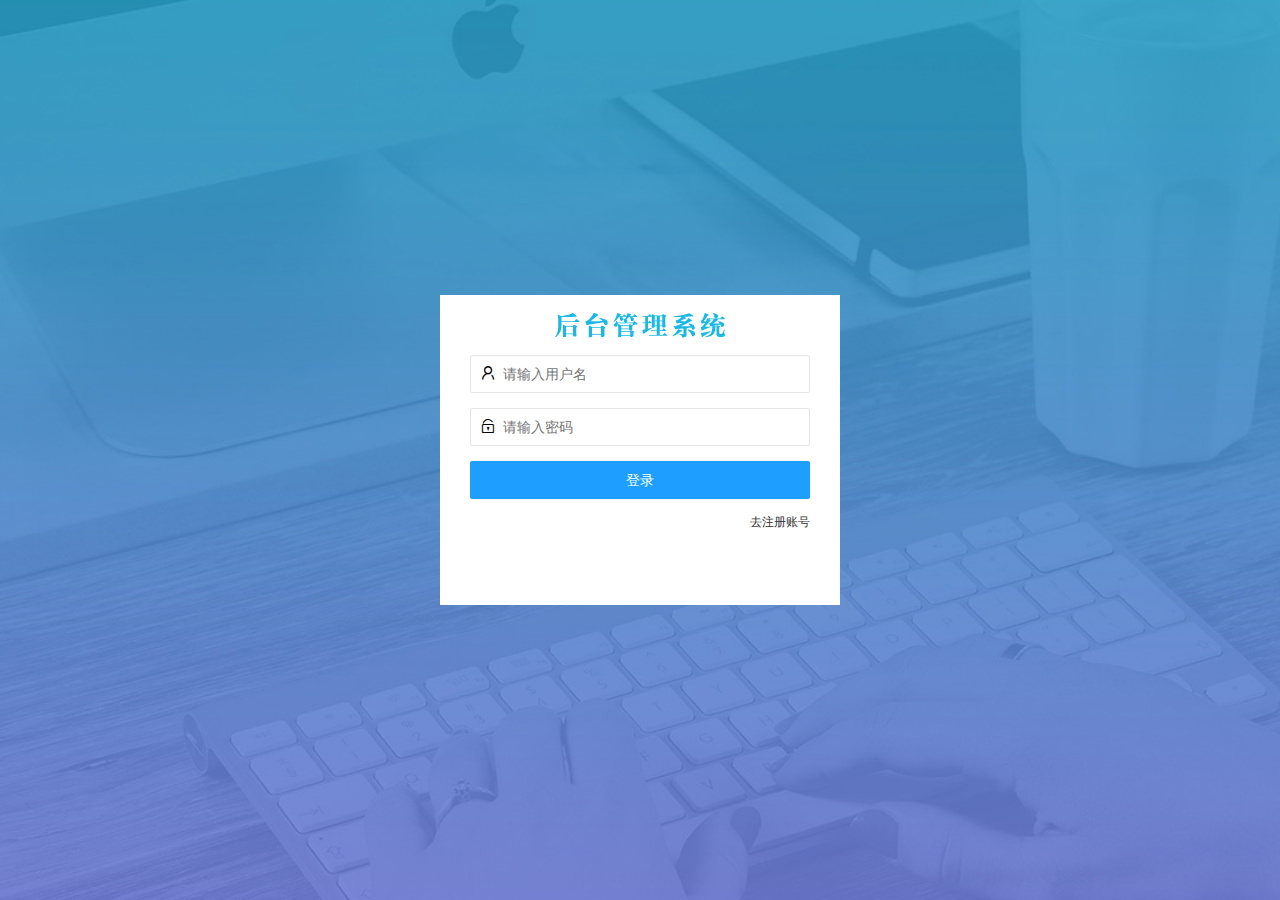
<file: login.html>
<!DOCTYPE html>
<html lang="en">

<head>
    <meta charset="UTF-8">
    <meta http-equiv="X-UA-Compatible" content="IE=edge">
    <meta name="viewport" content="width=device-width, initial-scale=1.0">
    <title>Document</title>
    <!-- //导入layui样式 -->
    <link rel="stylesheet" href="/assets/lib/layui/css/layui.css">
    <!-- 导入自定义样式 -->
    <link rel="stylesheet" href="/assets/css/login.css">
</head>

<body>
    <!-- 登录注册区域 -->
    <div class="loginAndRegBox">
        <!-- 登录标题 -->
        <div class="title-box"></div>
        <!-- 登录 -->
        <div class="login-box">
            <form class="layui-form" id="form_login">

                <!-- 用户名 -->
                <div class="layui-form-item">
                    <i class="layui-icon layui-icon-username"></i>
                    <input type="text" name="username" required lay-verify="required" placeholder="请输入用户名"
                        autocomplete="off" class="layui-input" />
                </div>

                <!-- 密码 -->
                <div class="layui-form-item">
                    <i class="layui-icon layui-icon-password"></i>
                    <input type="password" name="password" required lay-verify="required" placeholder="请输入密码"
                        autocomplete="off" class="layui-input" />
                </div>

                <!-- 登录按钮 -->
                <div class="layui-form-item">
                    <!-- 注意：表单提交按钮和普通按钮的区别，就是 lay-submit 属性 -->
                    <button class="layui-btn layui-btn-normal layui-btn-fluid" lay-submit>
                        登录
                    </button>
                </div>
                <div class="layui-form-item link">
                    <a href="javascript:;" id="link_reg">去注册账号</a>
                </div>
            </form>
        </div>
        <!-- 注册 -->
        <div class="reg-box">
            <form class="layui-form" id="form_reg">
                <!-- 用户名 -->
                <div class="layui-form-item">
                    <i class="layui-icon layui-icon-username"></i>
                    <input type="text" name="username" required lay-verify="required" placeholder="请输入用户名"
                        autocomplete="off" class="layui-input" />
                </div>

                <!-- 密码 -->
                <div class="layui-form-item">
                    <i class="layui-icon layui-icon-password"></i>
                    <input type="password" name="password" required lay-verify="required|pwd" placeholder="请输入密码"
                        autocomplete="off" class="layui-input" />
                </div>

                <!-- 确认密码 -->
                <div class="layui-form-item">
                    <i class="layui-icon layui-icon-password"></i>
                    <input type="password" name="repassword" required lay-verify="required|pwd|repwd"
                        placeholder="再次确认密码" autocomplete="off" class="layui-input" />
                </div>

                <!-- 注册按钮 -->
                <div class="layui-form-item">
                    <!-- 注意：表单提交按钮和普通按钮的区别，就是 lay-submit 属性 -->
                    <button class="layui-btn layui-btn-normal layui-btn-fluid" lay-submit>
                        注册
                    </button>
                </div>
                <div class="layui-form-item link">
                    <a href="javascript:;" id="link_login">去登录</a>
                </div>
            </form>
        </div>

        <body>
            <!--导入layuijs -->
            <script src="/assets/lib/layui/layui.all.js"></script>
            <script src="/assets/lib/jquery.js"></script>
            <script src="./assets/js/baseAPI.js"></script>
            <script src="/assets/js/login.js"></script>
        </body>

</html>
</file>
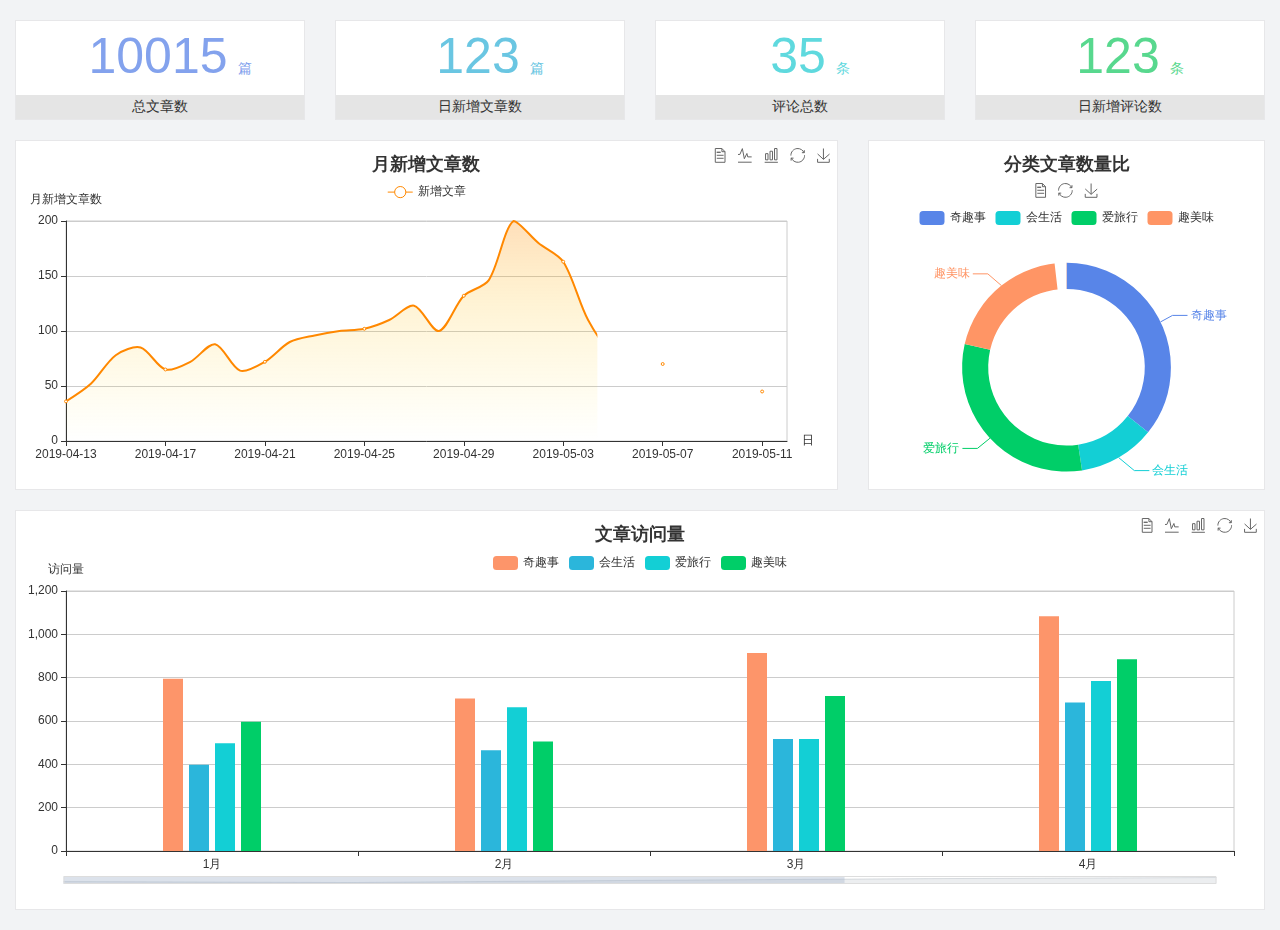
<file: home/dashboard.html>
<!DOCTYPE html>
<html lang="en">

<head>
  <meta charset="UTF-8">
  <meta name="viewport" content="width=device-width, initial-scale=1.0">
  <meta http-equiv="X-UA-Compatible" content="ie=edge">
  <title>图表统计</title>
  <link rel="stylesheet" href="../../assets/lib/bootstrap.css" />
  <link rel="stylesheet" href="../../assets/lib/main.css" />
  <script src="../../assets/lib/jquery.js"></script>
  <script type="text/javascript" src="../../assets/lib/echarts.min.js"></script>
</head>

<body>
  <div class="container-fluid">
    <div class="row spannel_list">
      <div class="col-sm-3 col-xs-6">
        <div class="spannel">
          <em>10015</em><span>篇</span>
          <b>总文章数</b>
        </div>
      </div>
      <div class="col-sm-3 col-xs-6">
        <div class="spannel scolor01">
          <em>123</em><span>篇</span>
          <b>日新增文章数</b>
        </div>
      </div>
      <div class="col-sm-3 col-xs-6">
        <div class="spannel scolor02">
          <em>35</em><span>条</span>
          <b>评论总数</b>
        </div>
      </div>
      <div class="col-sm-3 col-xs-6">
        <div class="spannel scolor03">
          <em>123</em><span>条</span>
          <b>日新增评论数</b>
        </div>
      </div>
    </div>
  </div>

  <div class="container-fluid">
    <div class="row curve-pie">
      <div class="col-lg-8 col-md-8">
        <div class="gragh_pannel" id="curve_show"></div>
      </div>
      <div class="col-lg-4 col-md-4">
        <div class="gragh_pannel" id="pie_show"></div>
      </div>
    </div>
  </div>

  <div class="container-fluid">
    <div class="column_pannel" id="column_show"></div>
  </div>

  <script>
    var oChart = echarts.init(document.getElementById('curve_show'));
    var aList_all = [
      { 'count': 36, 'date': '2019-04-13' },
      { 'count': 52, 'date': '2019-04-14' },
      { 'count': 78, 'date': '2019-04-15' },
      { 'count': 85, 'date': '2019-04-16' },
      { 'count': 65, 'date': '2019-04-17' },
      { 'count': 72, 'date': '2019-04-18' },
      { 'count': 88, 'date': '2019-04-19' },
      { 'count': 64, 'date': '2019-04-20' },
      { 'count': 72, 'date': '2019-04-21' },
      { 'count': 90, 'date': '2019-04-22' },
      { 'count': 96, 'date': '2019-04-23' },
      { 'count': 100, 'date': '2019-04-24' },
      { 'count': 102, 'date': '2019-04-25' },
      { 'count': 110, 'date': '2019-04-26' },
      { 'count': 123, 'date': '2019-04-27' },
      { 'count': 100, 'date': '2019-04-28' },
      { 'count': 132, 'date': '2019-04-29' },
      { 'count': 146, 'date': '2019-04-30' },
      { 'count': 200, 'date': '2019-05-01' },
      { 'count': 180, 'date': '2019-05-02' },
      { 'count': 163, 'date': '2019-05-03' },
      { 'count': 110, 'date': '2019-05-04' },
      { 'count': 80, 'date': '2019-05-05' },
      { 'count': 82, 'date': '2019-05-06' },
      { 'count': 70, 'date': '2019-05-07' },
      { 'count': 65, 'date': '2019-05-08' },
      { 'count': 54, 'date': '2019-05-09' },
      { 'count': 40, 'date': '2019-05-10' },
      { 'count': 45, 'date': '2019-05-11' },
      { 'count': 38, 'date': '2019-05-12' },
    ];

    let aCount = [];
    let aDate = [];

    for (var i = 0; i < aList_all.length; i++) {
      aCount.push(aList_all[i].count);
      aDate.push(aList_all[i].date);
    }

    var chartopt = {
      title: {
        text: '月新增文章数',
        left: 'center',
        top: '10'
      },
      tooltip: {
        trigger: 'axis'
      },
      legend: {
        data: ['新增文章'],
        top: '40'
      },
      toolbox: {
        show: true,
        feature: {
          mark: { show: true },
          dataView: { show: true, readOnly: false },
          magicType: { show: true, type: ['line', 'bar'] },
          restore: { show: true },
          saveAsImage: { show: true }
        }
      },
      calculable: true,
      xAxis: [
        {
          name: '日',
          type: 'category',
          boundaryGap: false,
          data: aDate
        }
      ],
      yAxis: [
        {
          name: '月新增文章数',
          type: 'value'
        }
      ],
      series: [
        {
          name: '新增文章',
          type: 'line',
          smooth: true,
          itemStyle: { normal: { areaStyle: { type: 'default' }, color: '#f80' }, lineStyle: { color: '#f80' } },
          data: aCount
        }],
      areaStyle: {
        normal: {
          color: new echarts.graphic.LinearGradient(0, 0, 0, 1, [{
            offset: 0,
            color: 'rgba(255,136,0,0.39)'
          }, {
            offset: .34,
            color: 'rgba(255,180,0,0.25)'
          }, {
            offset: 1,
            color: 'rgba(255,222,0,0.00)'
          }])

        }
      },
      grid: {
        show: true,
        x: 50,
        x2: 50,
        y: 80,
        height: 220
      }
    };

    oChart.setOption(chartopt);


    var oPie = echarts.init(document.getElementById('pie_show'));
    var oPieopt =
    {
      title: {
        top: 10,
        text: '分类文章数量比',
        x: 'center'
      },
      tooltip: {
        trigger: 'item',
        formatter: "{a} <br/>{b} : {c} ({d}%)"
      },
      color: ['#5885e8', '#13cfd5', '#00ce68', '#ff9565'],
      legend: {
        x: 'center',
        top: 65,
        data: ['奇趣事', '会生活', '爱旅行', '趣美味']
      },
      toolbox: {
        show: true,
        x: 'center',
        top: 35,
        feature: {
          mark: { show: true },
          dataView: { show: true, readOnly: false },
          magicType: {
            show: true,
            type: ['pie', 'funnel'],
            option: {
              funnel: {
                x: '25%',
                width: '50%',
                funnelAlign: 'left',
                max: 1548
              }
            }
          },
          restore: { show: true },
          saveAsImage: { show: true }
        }
      },
      calculable: true,
      series: [
        {
          name: '访问来源',
          type: 'pie',
          radius: ['45%', '60%'],
          center: ['50%', '65%'],
          data: [
            { value: 300, name: '奇趣事' },
            { value: 100, name: '会生活' },
            { value: 260, name: '爱旅行' },
            { value: 180, name: '趣美味' }
          ]
        }
      ]
    };
    oPie.setOption(oPieopt);



    var oColumn = this.echarts.init(document.getElementById('column_show'));
    var oColumnopt =
    {
      title: {
        text: '文章访问量',
        left: 'center',
        top: '10'
      },
      tooltip: {
        trigger: 'axis'
      },
      legend: {
        data: ['奇趣事', '会生活', '爱旅行', '趣美味'],
        top: '40'
      },
      toolbox: {
        show: true,
        feature: {
          mark: { show: true },
          dataView: { show: true, readOnly: false },
          magicType: { show: true, type: ['line', 'bar'] },
          restore: { show: true },
          saveAsImage: { show: true }
        }
      },
      calculable: true,
      xAxis: [
        {
          type: 'category',
          data: ['1月', '2月', '3月', '4月', '5月']
        }
      ],
      yAxis: [
        {
          name: '访问量',
          type: 'value'
        }
      ],
      series: [
        {
          name: '奇趣事',
          type: 'bar',
          barWidth: 20,
          itemStyle: {
            normal: { areaStyle: { type: 'default' }, color: '#fd956a' }
          },
          data: [800, 708, 920, 1090, 1200]
        },
        {
          name: '会生活',
          type: 'bar',
          barWidth: 20,
          itemStyle: {
            normal: { areaStyle: { type: 'default' }, color: '#2bb6db' }
          },
          data: [400, 468, 520, 690, 800]
        },
        {
          name: '爱旅行',
          type: 'bar',
          barWidth: 20,
          itemStyle: {
            normal: { areaStyle: { type: 'default' }, color: '#13cfd5' }
          },
          data: [500, 668, 520, 790, 900]
        },
        {
          name: '趣美味',
          type: 'bar',
          barWidth: 20,
          itemStyle: {
            normal: { areaStyle: { type: 'default' }, color: '#00ce68' }
          },
          data: [600, 508, 720, 890, 1000]
        }
      ],
      grid: {
        show: true,
        x: 50,
        x2: 30,
        y: 80,
        height: 260
      },
      dataZoom: [//给x轴设置滚动条
        {
          start: 0,//默认为0
          end: 100 - 1000 / 31,//默认为100
          type: 'slider',
          show: true,
          xAxisIndex: [0],
          handleSize: 0,//滑动条的 左右2个滑动条的大小
          height: 8,//组件高度
          left: 45, //左边的距离
          right: 50,//右边的距离
          bottom: 26,//右边的距离
          handleColor: '#ddd',//h滑动图标的颜色
          handleStyle: {
            borderColor: "#cacaca",
            borderWidth: "1",
            shadowBlur: 2,
            background: "#ddd",
            shadowColor: "#ddd",
          }
        }]
    };
    oColumn.setOption(oColumnopt);
  </script>
</body>

</html>
</file>
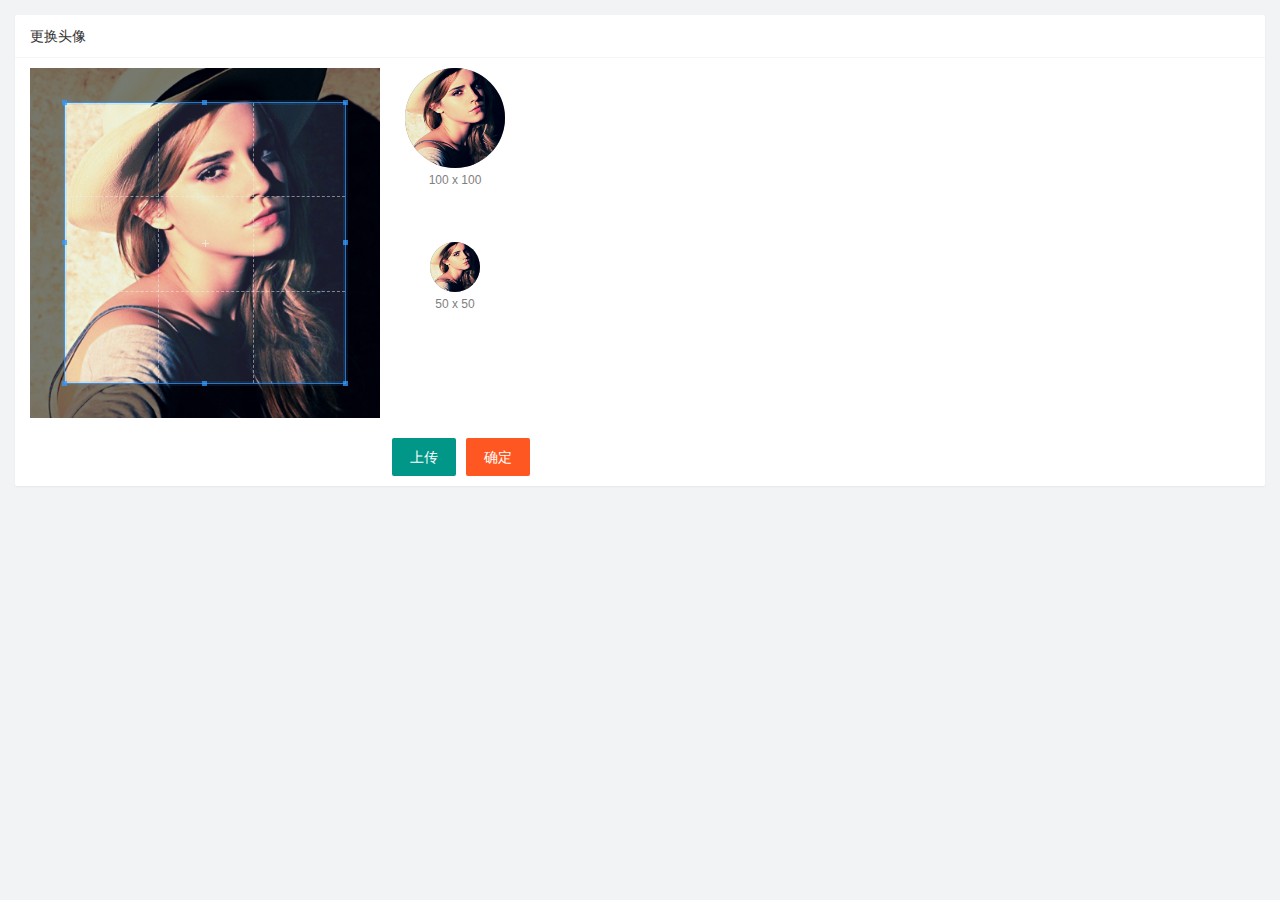
<file: user/user_avcater.html>
<!DOCTYPE html>
<html lang="en">

<head>
    <meta charset="UTF-8">
    <meta http-equiv="X-UA-Compatible" content="IE=edge">
    <meta name="viewport" content="width=device-width, initial-scale=1.0">
    <title>Document</title>
    <link rel="stylesheet" href="/assets/lib/layui/css/layui.css">
    <link rel="stylesheet" href="/assets/lib/cropper/cropper.css">
    <link rel="stylesheet" href="/assets/css/user/user_avcatar.css">
</head>

<body>
    <div class="layui-card">
        <input type="file" id="file" accept="image/png,image/jpeg" />
        <div class="layui-card-header">更换头像</div>
        <div class="layui-card-body">
            <div class="row1">
                <!-- 图片裁剪区域 -->
                <div class="cropper-box">
                    <!-- 这个 img 标签很重要，将来会把它初始化为裁剪区域 -->
                    <img id="image" src="/assets/images/sample.jpg" />
                </div>
                <!-- 图片的预览区域 -->
                <div class="preview-box">
                    <div>
                        <!-- 宽高为 100px 的预览区域 -->
                        <div class="img-preview w100"></div>
                        <p class="size">100 x 100</p>
                    </div>
                    <div>
                        <!-- 宽高为 50px 的预览区域 -->
                        <div class="img-preview w50"></div>
                        <p class="size">50 x 50</p>
                    </div>
                </div>
            </div>
            <!-- 第二行的按钮区域 -->
            <div class="row2">
                <button type="button" class="layui-btn" id="btnChooseImage">上传</button>
                <button type="button" class="layui-btn layui-btn-danger" id="btnUpload">确定</button>
            </div>
        </div>
    </div>
</body>
<script src="/assets/lib/layui/layui.all.js"></script>
<script src="/assets/lib/jquery.js"></script>
<script src="/assets/js/baseAPI.js"></script>
<script src="/assets/lib/cropper/Cropper.js"></script>
<script src="/assets/lib/cropper/jquery-cropper.js"></script>
<script src="/assets/js/user/user_avcatar.js"></script>

</html>
</file>
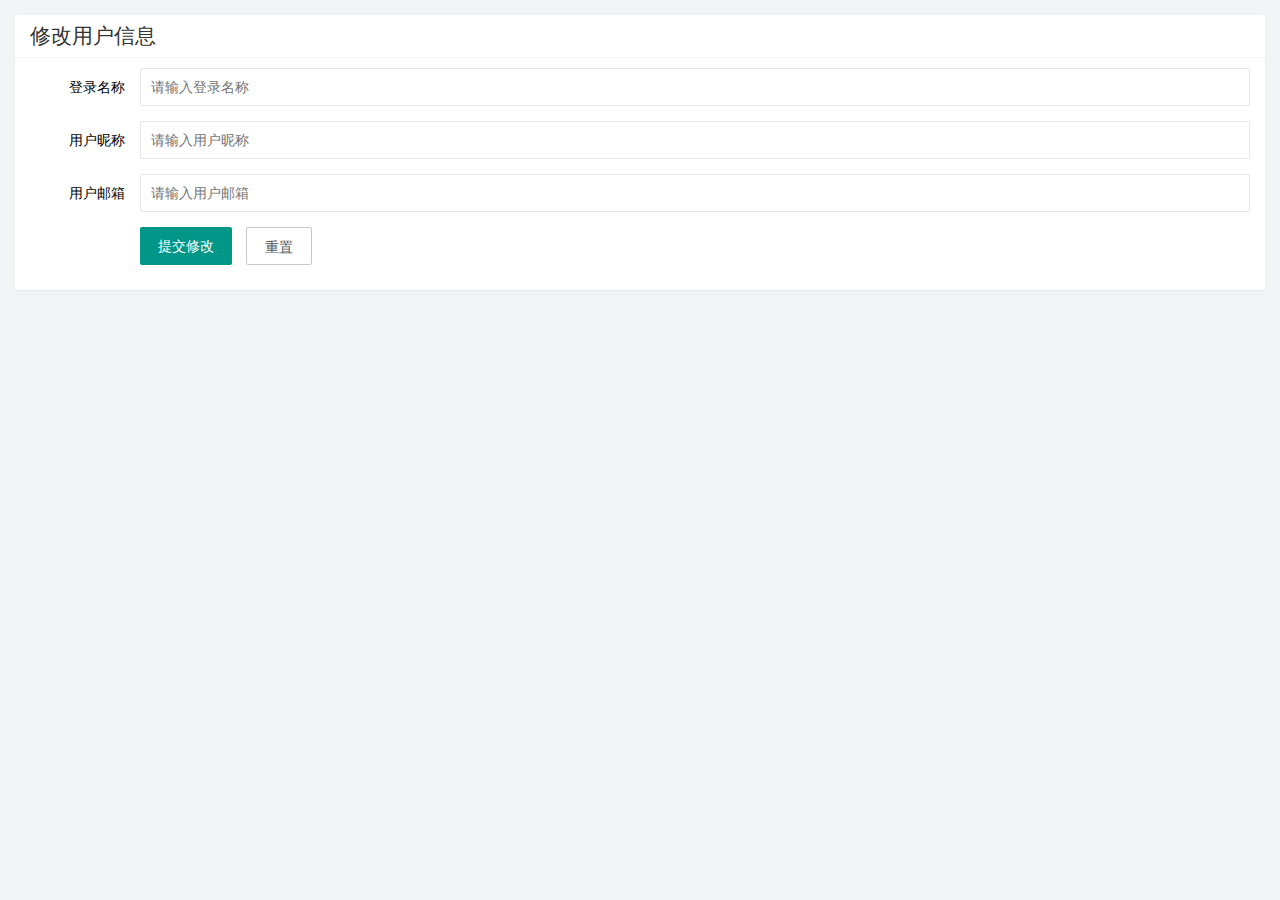
<file: user/user_info.html>
<!DOCTYPE html>
<html lang="en">

<head>
    <meta charset="UTF-8">
    <meta http-equiv="X-UA-Compatible" content="IE=edge">
    <meta name="viewport" content="width=device-width, initial-scale=1.0">
    <title>Document</title>
    <link rel="stylesheet" href="/assets/lib/layui/css/layui.css">
    <link rel="stylesheet" href="/assets/css/user/user_info.css">
</head>

<body>
    <div class="layui-card">
        <div class="layui-card-header">
            <h2>修改用户信息</h2>
        </div>
        <div class="layui-card-body">
            <!-- form 表单 -->
            <form class="layui-form" action="" lay-filter="formUserInfo">
                <input type="hidden" name="id">
                <div class="layui-form-item">
                    <label class="layui-form-label">登录名称</label>
                    <div class="layui-input-block">
                        <input type="text" name="username" required readonly lay-verify="required" placeholder="请输入登录名称"
                            autocomplete="off" class="layui-input" />
                    </div>
                </div>
                <div class="layui-form-item">
                    <label class="layui-form-label">用户昵称</label>
                    <div class="layui-input-block">
                        <input type="text" name="nickname" required lay-verify="required|nickname" placeholder="请输入用户昵称"
                            autocomplete="off" class="layui-input" />
                    </div>
                </div>
                <div class="layui-form-item">
                    <label class="layui-form-label">用户邮箱</label>
                    <div class="layui-input-block">
                        <input type="text" name="email" required lay-verify="required|email" placeholder="请输入用户邮箱"
                            autocomplete="off" class="layui-input" />
                    </div>
                </div>
                <div class="layui-form-item">
                    <div class="layui-input-block">
                        <button class="layui-btn" lay-submit lay-filter="formDemo">提交修改</button>
                        <button type="reset" class="layui-btn layui-btn-primary">重置</button>
                    </div>
                </div>
            </form>
        </div>
    </div>

    <script src="/assets/lib/jquery.js"></script>
    <script src="/assets//lib/layui/layui.all.js"></script>
    <script src="/assets//js/baseAPI.js"></script>
    <script src="/assets//js/user/user_info.js"></script>
</body>

</html>
</file>
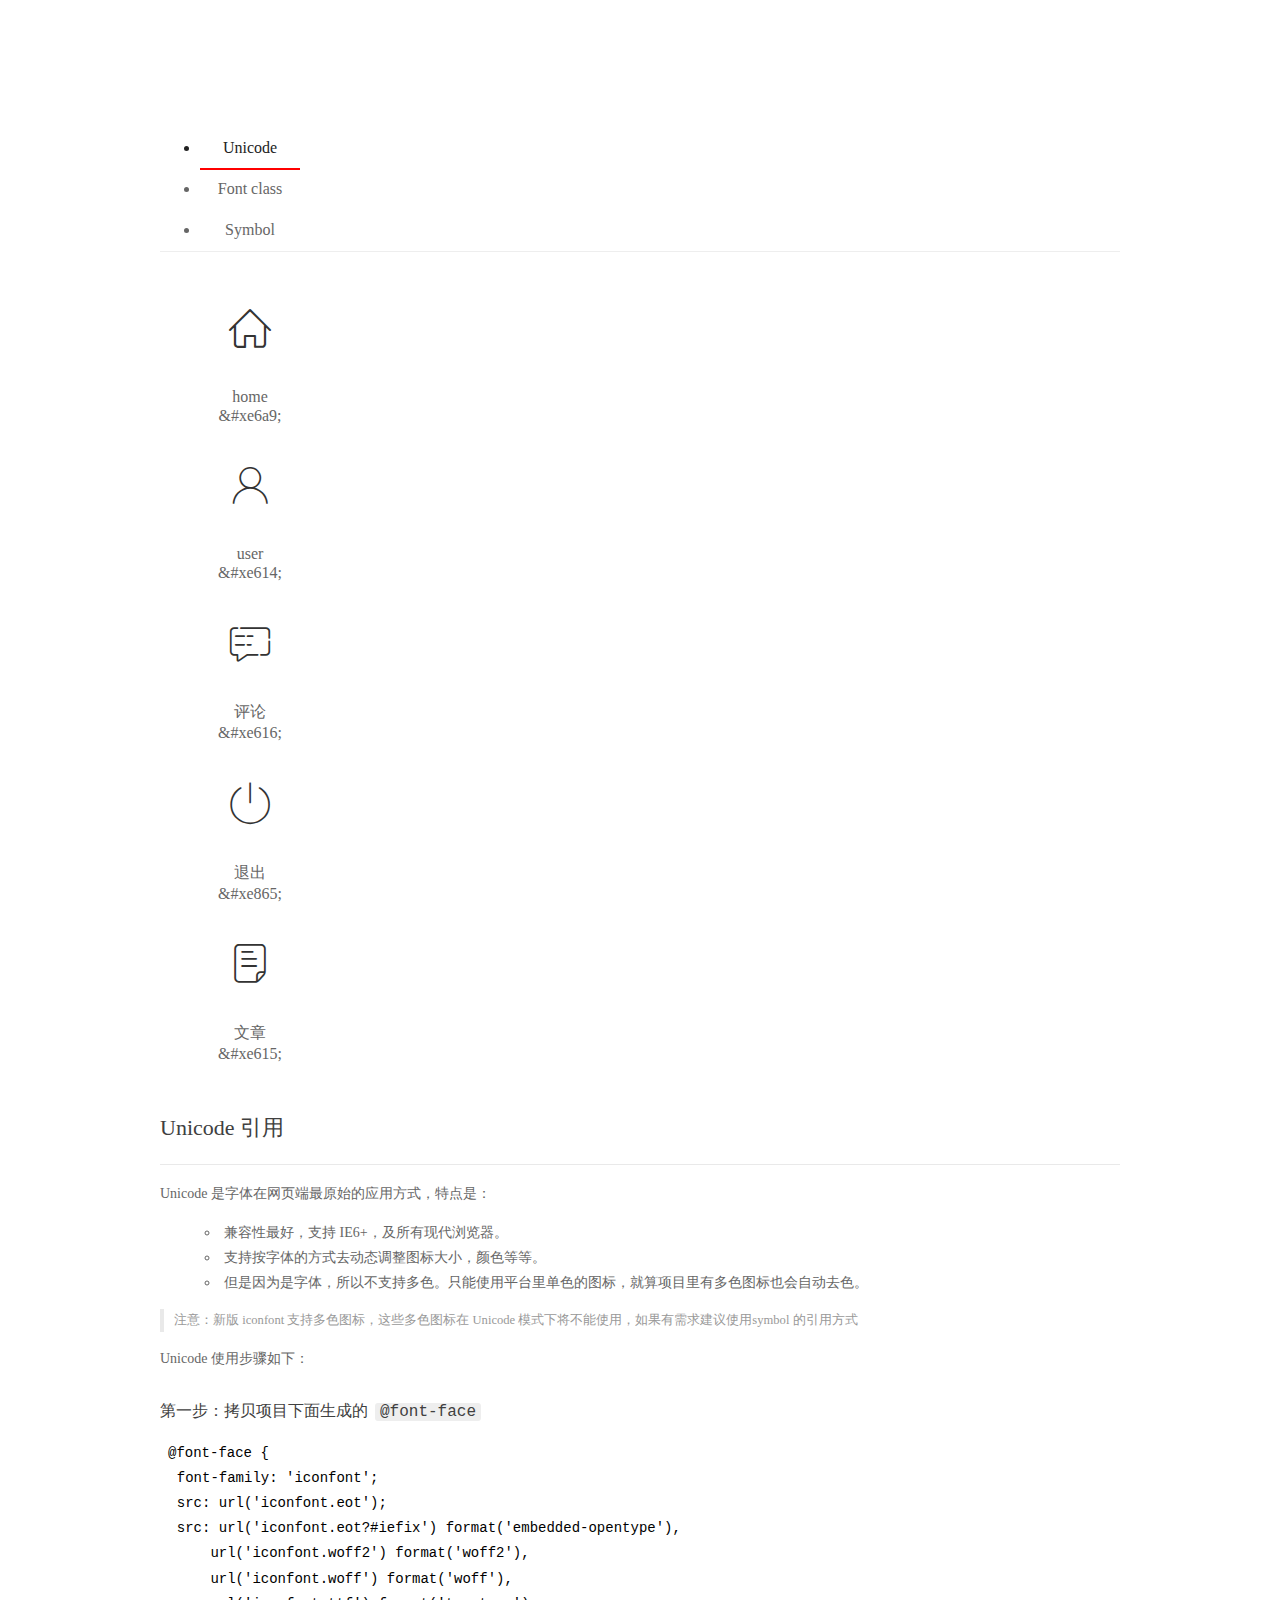
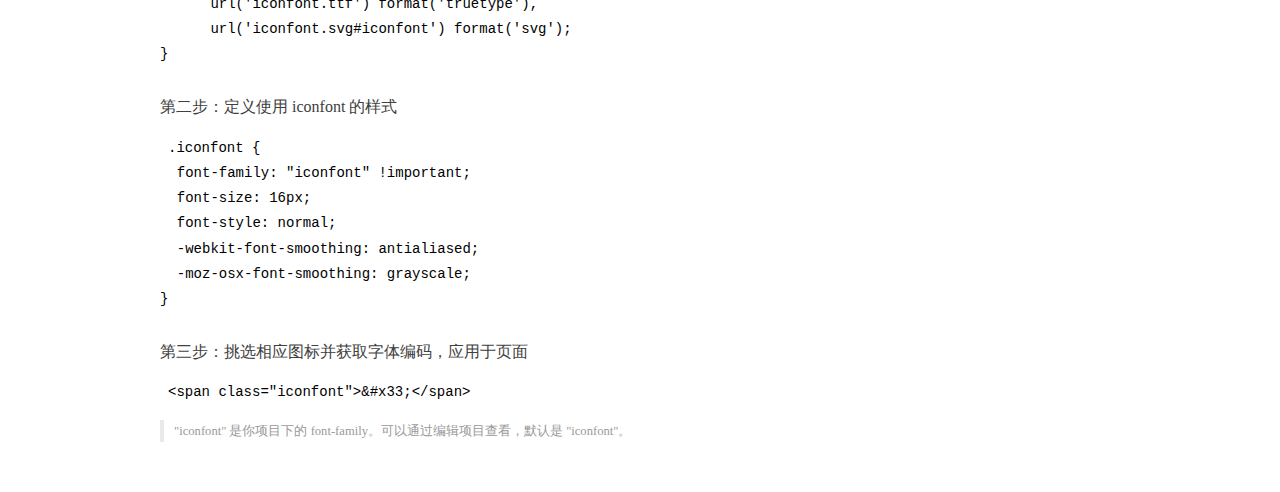
<file: assets/fonts/demo_index.html>
<!DOCTYPE html>
<html>
<head>
  <meta charset="utf-8"/>
  <title>IconFont Demo</title>
  <link rel="shortcut icon" href="https://gtms04.alicdn.com/tps/i4/TB1_oz6GVXXXXaFXpXXJDFnIXXX-64-64.ico" type="image/x-icon"/>
  <link rel="stylesheet" href="https://g.alicdn.com/thx/cube/1.3.2/cube.min.css">
  <link rel="stylesheet" href="demo.css">
  <link rel="stylesheet" href="iconfont.css">
  <script src="iconfont.js"></script>
  <!-- jQuery -->
  <script src="https://a1.alicdn.com/oss/uploads/2018/12/26/7bfddb60-08e8-11e9-9b04-53e73bb6408b.js"></script>
  <!-- 代码高亮 -->
  <script src="https://a1.alicdn.com/oss/uploads/2018/12/26/a3f714d0-08e6-11e9-8a15-ebf944d7534c.js"></script>
</head>
<body>
  <div class="main">
    <h1 class="logo"><a href="https://www.iconfont.cn/" title="iconfont 首页" target="_blank">&#xe86b;</a></h1>
    <div class="nav-tabs">
      <ul id="tabs" class="dib-box">
        <li class="dib active"><span>Unicode</span></li>
        <li class="dib"><span>Font class</span></li>
        <li class="dib"><span>Symbol</span></li>
      </ul>
      
    </div>
    <div class="tab-container">
      <div class="content unicode" style="display: block;">
          <ul class="icon_lists dib-box">
          
            <li class="dib">
              <span class="icon iconfont">&#xe6a9;</span>
                <div class="name">home</div>
                <div class="code-name">&amp;#xe6a9;</div>
              </li>
          
            <li class="dib">
              <span class="icon iconfont">&#xe614;</span>
                <div class="name">user</div>
                <div class="code-name">&amp;#xe614;</div>
              </li>
          
            <li class="dib">
              <span class="icon iconfont">&#xe616;</span>
                <div class="name">评论</div>
                <div class="code-name">&amp;#xe616;</div>
              </li>
          
            <li class="dib">
              <span class="icon iconfont">&#xe865;</span>
                <div class="name">退出</div>
                <div class="code-name">&amp;#xe865;</div>
              </li>
          
            <li class="dib">
              <span class="icon iconfont">&#xe615;</span>
                <div class="name">文章</div>
                <div class="code-name">&amp;#xe615;</div>
              </li>
          
          </ul>
          <div class="article markdown">
          <h2 id="unicode-">Unicode 引用</h2>
          <hr>

          <p>Unicode 是字体在网页端最原始的应用方式，特点是：</p>
          <ul>
            <li>兼容性最好，支持 IE6+，及所有现代浏览器。</li>
            <li>支持按字体的方式去动态调整图标大小，颜色等等。</li>
            <li>但是因为是字体，所以不支持多色。只能使用平台里单色的图标，就算项目里有多色图标也会自动去色。</li>
          </ul>
          <blockquote>
            <p>注意：新版 iconfont 支持多色图标，这些多色图标在 Unicode 模式下将不能使用，如果有需求建议使用symbol 的引用方式</p>
          </blockquote>
          <p>Unicode 使用步骤如下：</p>
          <h3 id="-font-face">第一步：拷贝项目下面生成的 <code>@font-face</code></h3>
<pre><code class="language-css"
>@font-face {
  font-family: 'iconfont';
  src: url('iconfont.eot');
  src: url('iconfont.eot?#iefix') format('embedded-opentype'),
      url('iconfont.woff2') format('woff2'),
      url('iconfont.woff') format('woff'),
      url('iconfont.ttf') format('truetype'),
      url('iconfont.svg#iconfont') format('svg');
}
</code></pre>
          <h3 id="-iconfont-">第二步：定义使用 iconfont 的样式</h3>
<pre><code class="language-css"
>.iconfont {
  font-family: "iconfont" !important;
  font-size: 16px;
  font-style: normal;
  -webkit-font-smoothing: antialiased;
  -moz-osx-font-smoothing: grayscale;
}
</code></pre>
          <h3 id="-">第三步：挑选相应图标并获取字体编码，应用于页面</h3>
<pre>
<code class="language-html"
>&lt;span class="iconfont"&gt;&amp;#x33;&lt;/span&gt;
</code></pre>
          <blockquote>
            <p>"iconfont" 是你项目下的 font-family。可以通过编辑项目查看，默认是 "iconfont"。</p>
          </blockquote>
          </div>
      </div>
      <div class="content font-class">
        <ul class="icon_lists dib-box">
          
          <li class="dib">
            <span class="icon iconfont icon-home"></span>
            <div class="name">
              home
            </div>
            <div class="code-name">.icon-home
            </div>
          </li>
          
          <li class="dib">
            <span class="icon iconfont icon-user"></span>
            <div class="name">
              user
            </div>
            <div class="code-name">.icon-user
            </div>
          </li>
          
          <li class="dib">
            <span class="icon iconfont icon-pinglun"></span>
            <div class="name">
              评论
            </div>
            <div class="code-name">.icon-pinglun
            </div>
          </li>
          
          <li class="dib">
            <span class="icon iconfont icon-tuichu"></span>
            <div class="name">
              退出
            </div>
            <div class="code-name">.icon-tuichu
            </div>
          </li>
          
          <li class="dib">
            <span class="icon iconfont icon-16"></span>
            <div class="name">
              文章
            </div>
            <div class="code-name">.icon-16
            </div>
          </li>
          
        </ul>
        <div class="article markdown">
        <h2 id="font-class-">font-class 引用</h2>
        <hr>

        <p>font-class 是 Unicode 使用方式的一种变种，主要是解决 Unicode 书写不直观，语意不明确的问题。</p>
        <p>与 Unicode 使用方式相比，具有如下特点：</p>
        <ul>
          <li>兼容性良好，支持 IE8+，及所有现代浏览器。</li>
          <li>相比于 Unicode 语意明确，书写更直观。可以很容易分辨这个 icon 是什么。</li>
          <li>因为使用 class 来定义图标，所以当要替换图标时，只需要修改 class 里面的 Unicode 引用。</li>
          <li>不过因为本质上还是使用的字体，所以多色图标还是不支持的。</li>
        </ul>
        <p>使用步骤如下：</p>
        <h3 id="-fontclass-">第一步：引入项目下面生成的 fontclass 代码：</h3>
<pre><code class="language-html">&lt;link rel="stylesheet" href="./iconfont.css"&gt;
</code></pre>
        <h3 id="-">第二步：挑选相应图标并获取类名，应用于页面：</h3>
<pre><code class="language-html">&lt;span class="iconfont icon-xxx"&gt;&lt;/span&gt;
</code></pre>
        <blockquote>
          <p>"
            iconfont" 是你项目下的 font-family。可以通过编辑项目查看，默认是 "iconfont"。</p>
        </blockquote>
      </div>
      </div>
      <div class="content symbol">
          <ul class="icon_lists dib-box">
          
            <li class="dib">
                <svg class="icon svg-icon" aria-hidden="true">
                  <use xlink:href="#icon-home"></use>
                </svg>
                <div class="name">home</div>
                <div class="code-name">#icon-home</div>
            </li>
          
            <li class="dib">
                <svg class="icon svg-icon" aria-hidden="true">
                  <use xlink:href="#icon-user"></use>
                </svg>
                <div class="name">user</div>
                <div class="code-name">#icon-user</div>
            </li>
          
            <li class="dib">
                <svg class="icon svg-icon" aria-hidden="true">
                  <use xlink:href="#icon-pinglun"></use>
                </svg>
                <div class="name">评论</div>
                <div class="code-name">#icon-pinglun</div>
            </li>
          
            <li class="dib">
                <svg class="icon svg-icon" aria-hidden="true">
                  <use xlink:href="#icon-tuichu"></use>
                </svg>
                <div class="name">退出</div>
                <div class="code-name">#icon-tuichu</div>
            </li>
          
            <li class="dib">
                <svg class="icon svg-icon" aria-hidden="true">
                  <use xlink:href="#icon-16"></use>
                </svg>
                <div class="name">文章</div>
                <div class="code-name">#icon-16</div>
            </li>
          
          </ul>
          <div class="article markdown">
          <h2 id="symbol-">Symbol 引用</h2>
          <hr>

          <p>这是一种全新的使用方式，应该说这才是未来的主流，也是平台目前推荐的用法。相关介绍可以参考这篇<a href="">文章</a>
            这种用法其实是做了一个 SVG 的集合，与另外两种相比具有如下特点：</p>
          <ul>
            <li>支持多色图标了，不再受单色限制。</li>
            <li>通过一些技巧，支持像字体那样，通过 <code>font-size</code>, <code>color</code> 来调整样式。</li>
            <li>兼容性较差，支持 IE9+，及现代浏览器。</li>
            <li>浏览器渲染 SVG 的性能一般，还不如 png。</li>
          </ul>
          <p>使用步骤如下：</p>
          <h3 id="-symbol-">第一步：引入项目下面生成的 symbol 代码：</h3>
<pre><code class="language-html">&lt;script src="./iconfont.js"&gt;&lt;/script&gt;
</code></pre>
          <h3 id="-css-">第二步：加入通用 CSS 代码（引入一次就行）：</h3>
<pre><code class="language-html">&lt;style&gt;
.icon {
  width: 1em;
  height: 1em;
  vertical-align: -0.15em;
  fill: currentColor;
  overflow: hidden;
}
&lt;/style&gt;
</code></pre>
          <h3 id="-">第三步：挑选相应图标并获取类名，应用于页面：</h3>
<pre><code class="language-html">&lt;svg class="icon" aria-hidden="true"&gt;
  &lt;use xlink:href="#icon-xxx"&gt;&lt;/use&gt;
&lt;/svg&gt;
</code></pre>
          </div>
      </div>

    </div>
  </div>
  <script>
  $(document).ready(function () {
      $('.tab-container .content:first').show()

      $('#tabs li').click(function (e) {
        var tabContent = $('.tab-container .content')
        var index = $(this).index()

        if ($(this).hasClass('active')) {
          return
        } else {
          $('#tabs li').removeClass('active')
          $(this).addClass('active')

          tabContent.hide().eq(index).fadeIn()
        }
      })
    })
  </script>
</body>
</html>
</file>
<file: assets/lib/layui/css/layui.css>
/** layui-v2.5.5 MIT License By https://www.layui.com */
 .layui-inline,img{display:inline-block;vertical-align:middle}h1,h2,h3,h4,h5,h6{font-weight:400}.layui-edge,.layui-header,.layui-inline,.layui-main{position:relative}.layui-body,.layui-edge,.layui-elip{overflow:hidden}.layui-btn,.layui-edge,.layui-inline,img{vertical-align:middle}.layui-btn,.layui-disabled,.layui-icon,.layui-unselect{-moz-user-select:none;-webkit-user-select:none;-ms-user-select:none}.layui-elip,.layui-form-checkbox span,.layui-form-pane .layui-form-label{text-overflow:ellipsis;white-space:nowrap}.layui-breadcrumb,.layui-tree-btnGroup{visibility:hidden}blockquote,body,button,dd,div,dl,dt,form,h1,h2,h3,h4,h5,h6,input,li,ol,p,pre,td,textarea,th,ul{margin:0;padding:0;-webkit-tap-highlight-color:rgba(0,0,0,0)}a:active,a:hover{outline:0}img{border:none}li{list-style:none}table{border-collapse:collapse;border-spacing:0}h4,h5,h6{font-size:100%}button,input,optgroup,option,select,textarea{font-family:inherit;font-size:inherit;font-style:inherit;font-weight:inherit;outline:0}pre{white-space:pre-wrap;white-space:-moz-pre-wrap;white-space:-pre-wrap;white-space:-o-pre-wrap;word-wrap:break-word}body{line-height:24px;font:14px Helvetica Neue,Helvetica,PingFang SC,Tahoma,Arial,sans-serif}hr{height:1px;margin:10px 0;border:0;clear:both}a{color:#333;text-decoration:none}a:hover{color:#777}a cite{font-style:normal;*cursor:pointer}.layui-border-box,.layui-border-box *{box-sizing:border-box}.layui-box,.layui-box *{box-sizing:content-box}.layui-clear{clear:both;*zoom:1}.layui-clear:after{content:'\20';clear:both;*zoom:1;display:block;height:0}.layui-inline{*display:inline;*zoom:1}.layui-edge{display:inline-block;width:0;height:0;border-width:6px;border-style:dashed;border-color:transparent}.layui-edge-top{top:-4px;border-bottom-color:#999;border-bottom-style:solid}.layui-edge-right{border-left-color:#999;border-left-style:solid}.layui-edge-bottom{top:2px;border-top-color:#999;border-top-style:solid}.layui-edge-left{border-right-color:#999;border-right-style:solid}.layui-disabled,.layui-disabled:hover{color:#d2d2d2!important;cursor:not-allowed!important}.layui-circle{border-radius:100%}.layui-show{display:block!important}.layui-hide{display:none!important}@font-face{font-family:layui-icon;src:url(../font/iconfont.eot?v=250);src:url(../font/iconfont.eot?v=250#iefix) format('embedded-opentype'),url(../font/iconfont.woff2?v=250) format('woff2'),url(../font/iconfont.woff?v=250) format('woff'),url(../font/iconfont.ttf?v=250) format('truetype'),url(../font/iconfont.svg?v=250#layui-icon) format('svg')}.layui-icon{font-family:layui-icon!important;font-size:16px;font-style:normal;-webkit-font-smoothing:antialiased;-moz-osx-font-smoothing:grayscale}.layui-icon-reply-fill:before{content:"\e611"}.layui-icon-set-fill:before{content:"\e614"}.layui-icon-menu-fill:before{content:"\e60f"}.layui-icon-search:before{content:"\e615"}.layui-icon-share:before{content:"\e641"}.layui-icon-set-sm:before{content:"\e620"}.layui-icon-engine:before{content:"\e628"}.layui-icon-close:before{content:"\1006"}.layui-icon-close-fill:before{content:"\1007"}.layui-icon-chart-screen:before{content:"\e629"}.layui-icon-star:before{content:"\e600"}.layui-icon-circle-dot:before{content:"\e617"}.layui-icon-chat:before{content:"\e606"}.layui-icon-release:before{content:"\e609"}.layui-icon-list:before{content:"\e60a"}.layui-icon-chart:before{content:"\e62c"}.layui-icon-ok-circle:before{content:"\1005"}.layui-icon-layim-theme:before{content:"\e61b"}.layui-icon-table:before{content:"\e62d"}.layui-icon-right:before{content:"\e602"}.layui-icon-left:before{content:"\e603"}.layui-icon-cart-simple:before{content:"\e698"}.layui-icon-face-cry:before{content:"\e69c"}.layui-icon-face-smile:before{content:"\e6af"}.layui-icon-survey:before{content:"\e6b2"}.layui-icon-tree:before{content:"\e62e"}.layui-icon-upload-circle:before{content:"\e62f"}.layui-icon-add-circle:before{content:"\e61f"}.layui-icon-download-circle:before{content:"\e601"}.layui-icon-templeate-1:before{content:"\e630"}.layui-icon-util:before{content:"\e631"}.layui-icon-face-surprised:before{content:"\e664"}.layui-icon-edit:before{content:"\e642"}.layui-icon-speaker:before{content:"\e645"}.layui-icon-down:before{content:"\e61a"}.layui-icon-file:before{content:"\e621"}.layui-icon-layouts:before{content:"\e632"}.layui-icon-rate-half:before{content:"\e6c9"}.layui-icon-add-circle-fine:before{content:"\e608"}.layui-icon-prev-circle:before{content:"\e633"}.layui-icon-read:before{content:"\e705"}.layui-icon-404:before{content:"\e61c"}.layui-icon-carousel:before{content:"\e634"}.layui-icon-help:before{content:"\e607"}.layui-icon-code-circle:before{content:"\e635"}.layui-icon-water:before{content:"\e636"}.layui-icon-username:before{content:"\e66f"}.layui-icon-find-fill:before{content:"\e670"}.layui-icon-about:before{content:"\e60b"}.layui-icon-location:before{content:"\e715"}.layui-icon-up:before{content:"\e619"}.layui-icon-pause:before{content:"\e651"}.layui-icon-date:before{content:"\e637"}.layui-icon-layim-uploadfile:before{content:"\e61d"}.layui-icon-delete:before{content:"\e640"}.layui-icon-play:before{content:"\e652"}.layui-icon-top:before{content:"\e604"}.layui-icon-friends:before{content:"\e612"}.layui-icon-refresh-3:before{content:"\e9aa"}.layui-icon-ok:before{content:"\e605"}.layui-icon-layer:before{content:"\e638"}.layui-icon-face-smile-fine:before{content:"\e60c"}.layui-icon-dollar:before{content:"\e659"}.layui-icon-group:before{content:"\e613"}.layui-icon-layim-download:before{content:"\e61e"}.layui-icon-picture-fine:before{content:"\e60d"}.layui-icon-link:before{content:"\e64c"}.layui-icon-diamond:before{content:"\e735"}.layui-icon-log:before{content:"\e60e"}.layui-icon-rate-solid:before{content:"\e67a"}.layui-icon-fonts-del:before{content:"\e64f"}.layui-icon-unlink:before{content:"\e64d"}.layui-icon-fonts-clear:before{content:"\e639"}.layui-icon-triangle-r:before{content:"\e623"}.layui-icon-circle:before{content:"\e63f"}.layui-icon-radio:before{content:"\e643"}.layui-icon-align-center:before{content:"\e647"}.layui-icon-align-right:before{content:"\e648"}.layui-icon-align-left:before{content:"\e649"}.layui-icon-loading-1:before{content:"\e63e"}.layui-icon-return:before{content:"\e65c"}.layui-icon-fonts-strong:before{content:"\e62b"}.layui-icon-upload:before{content:"\e67c"}.layui-icon-dialogue:before{content:"\e63a"}.layui-icon-video:before{content:"\e6ed"}.layui-icon-headset:before{content:"\e6fc"}.layui-icon-cellphone-fine:before{content:"\e63b"}.layui-icon-add-1:before{content:"\e654"}.layui-icon-face-smile-b:before{content:"\e650"}.layui-icon-fonts-html:before{content:"\e64b"}.layui-icon-form:before{content:"\e63c"}.layui-icon-cart:before{content:"\e657"}.layui-icon-camera-fill:before{content:"\e65d"}.layui-icon-tabs:before{content:"\e62a"}.layui-icon-fonts-code:before{content:"\e64e"}.layui-icon-fire:before{content:"\e756"}.layui-icon-set:before{content:"\e716"}.layui-icon-fonts-u:before{content:"\e646"}.layui-icon-triangle-d:before{content:"\e625"}.layui-icon-tips:before{content:"\e702"}.layui-icon-picture:before{content:"\e64a"}.layui-icon-more-vertical:before{content:"\e671"}.layui-icon-flag:before{content:"\e66c"}.layui-icon-loading:before{content:"\e63d"}.layui-icon-fonts-i:before{content:"\e644"}.layui-icon-refresh-1:before{content:"\e666"}.layui-icon-rmb:before{content:"\e65e"}.layui-icon-home:before{content:"\e68e"}.layui-icon-user:before{content:"\e770"}.layui-icon-notice:before{content:"\e667"}.layui-icon-login-weibo:before{content:"\e675"}.layui-icon-voice:before{content:"\e688"}.layui-icon-upload-drag:before{content:"\e681"}.layui-icon-login-qq:before{content:"\e676"}.layui-icon-snowflake:before{content:"\e6b1"}.layui-icon-file-b:before{content:"\e655"}.layui-icon-template:before{content:"\e663"}.layui-icon-auz:before{content:"\e672"}.layui-icon-console:before{content:"\e665"}.layui-icon-app:before{content:"\e653"}.layui-icon-prev:before{content:"\e65a"}.layui-icon-website:before{content:"\e7ae"}.layui-icon-next:before{content:"\e65b"}.layui-icon-component:before{content:"\e857"}.layui-icon-more:before{content:"\e65f"}.layui-icon-login-wechat:before{content:"\e677"}.layui-icon-shrink-right:before{content:"\e668"}.layui-icon-spread-left:before{content:"\e66b"}.layui-icon-camera:before{content:"\e660"}.layui-icon-note:before{content:"\e66e"}.layui-icon-refresh:before{content:"\e669"}.layui-icon-female:before{content:"\e661"}.layui-icon-male:before{content:"\e662"}.layui-icon-password:before{content:"\e673"}.layui-icon-senior:before{content:"\e674"}.layui-icon-theme:before{content:"\e66a"}.layui-icon-tread:before{content:"\e6c5"}.layui-icon-praise:before{content:"\e6c6"}.layui-icon-star-fill:before{content:"\e658"}.layui-icon-rate:before{content:"\e67b"}.layui-icon-template-1:before{content:"\e656"}.layui-icon-vercode:before{content:"\e679"}.layui-icon-cellphone:before{content:"\e678"}.layui-icon-screen-full:before{content:"\e622"}.layui-icon-screen-restore:before{content:"\e758"}.layui-icon-cols:before{content:"\e610"}.layui-icon-export:before{content:"\e67d"}.layui-icon-print:before{content:"\e66d"}.layui-icon-slider:before{content:"\e714"}.layui-icon-addition:before{content:"\e624"}.layui-icon-subtraction:before{content:"\e67e"}.layui-icon-service:before{content:"\e626"}.layui-icon-transfer:before{content:"\e691"}.layui-main{width:1140px;margin:0 auto}.layui-header{z-index:1000;height:60px}.layui-header a:hover{transition:all .5s;-webkit-transition:all .5s}.layui-side{position:fixed;left:0;top:0;bottom:0;z-index:999;width:200px;overflow-x:hidden}.layui-side-scroll{position:relative;width:220px;height:100%;overflow-x:hidden}.layui-body{position:absolute;left:200px;right:0;top:0;bottom:0;z-index:998;width:auto;overflow-y:auto;box-sizing:border-box}.layui-layout-body{overflow:hidden}.layui-layout-admin .layui-header{background-color:#23262E}.layui-layout-admin .layui-side{top:60px;width:200px;overflow-x:hidden}.layui-layout-admin .layui-body{position:fixed;top:60px;bottom:44px}.layui-layout-admin .layui-main{width:auto;margin:0 15px}.layui-layout-admin .layui-footer{position:fixed;left:200px;right:0;bottom:0;height:44px;line-height:44px;padding:0 15px;background-color:#eee}.layui-layout-admin .layui-logo{position:absolute;left:0;top:0;width:200px;height:100%;line-height:60px;text-align:center;color:#009688;font-size:16px}.layui-layout-admin .layui-header .layui-nav{background:0 0}.layui-layout-left{position:absolute!important;left:200px;top:0}.layui-layout-right{position:absolute!important;right:0;top:0}.layui-container{position:relative;margin:0 auto;padding:0 15px;box-sizing:border-box}.layui-fluid{position:relative;margin:0 auto;padding:0 15px}.layui-row:after,.layui-row:before{content:'';display:block;clear:both}.layui-col-lg1,.layui-col-lg10,.layui-col-lg11,.layui-col-lg12,.layui-col-lg2,.layui-col-lg3,.layui-col-lg4,.layui-col-lg5,.layui-col-lg6,.layui-col-lg7,.layui-col-lg8,.layui-col-lg9,.layui-col-md1,.layui-col-md10,.layui-col-md11,.layui-col-md12,.layui-col-md2,.layui-col-md3,.layui-col-md4,.layui-col-md5,.layui-col-md6,.layui-col-md7,.layui-col-md8,.layui-col-md9,.layui-col-sm1,.layui-col-sm10,.layui-col-sm11,.layui-col-sm12,.layui-col-sm2,.layui-col-sm3,.layui-col-sm4,.layui-col-sm5,.layui-col-sm6,.layui-col-sm7,.layui-col-sm8,.layui-col-sm9,.layui-col-xs1,.layui-col-xs10,.layui-col-xs11,.layui-col-xs12,.layui-col-xs2,.layui-col-xs3,.layui-col-xs4,.layui-col-xs5,.layui-col-xs6,.layui-col-xs7,.layui-col-xs8,.layui-col-xs9{position:relative;display:block;box-sizing:border-box}.layui-col-xs1,.layui-col-xs10,.layui-col-xs11,.layui-col-xs12,.layui-col-xs2,.layui-col-xs3,.layui-col-xs4,.layui-col-xs5,.layui-col-xs6,.layui-col-xs7,.layui-col-xs8,.layui-col-xs9{float:left}.layui-col-xs1{width:8.33333333%}.layui-col-xs2{width:16.66666667%}.layui-col-xs3{width:25%}.layui-col-xs4{width:33.33333333%}.layui-col-xs5{width:41.66666667%}.layui-col-xs6{width:50%}.layui-col-xs7{width:58.33333333%}.layui-col-xs8{width:66.66666667%}.layui-col-xs9{width:75%}.layui-col-xs10{width:83.33333333%}.layui-col-xs11{width:91.66666667%}.layui-col-xs12{width:100%}.layui-col-xs-offset1{margin-left:8.33333333%}.layui-col-xs-offset2{margin-left:16.66666667%}.layui-col-xs-offset3{margin-left:25%}.layui-col-xs-offset4{margin-left:33.33333333%}.layui-col-xs-offset5{margin-left:41.66666667%}.layui-col-xs-offset6{margin-left:50%}.layui-col-xs-offset7{margin-left:58.33333333%}.layui-col-xs-offset8{margin-left:66.66666667%}.layui-col-xs-offset9{margin-left:75%}.layui-col-xs-offset10{margin-left:83.33333333%}.layui-col-xs-offset11{margin-left:91.66666667%}.layui-col-xs-offset12{margin-left:100%}@media screen and (max-width:768px){.layui-hide-xs{display:none!important}.layui-show-xs-block{display:block!important}.layui-show-xs-inline{display:inline!important}.layui-show-xs-inline-block{display:inline-block!important}}@media screen and (min-width:768px){.layui-container{width:750px}.layui-hide-sm{display:none!important}.layui-show-sm-block{display:block!important}.layui-show-sm-inline{display:inline!important}.layui-show-sm-inline-block{display:inline-block!important}.layui-col-sm1,.layui-col-sm10,.layui-col-sm11,.layui-col-sm12,.layui-col-sm2,.layui-col-sm3,.layui-col-sm4,.layui-col-sm5,.layui-col-sm6,.layui-col-sm7,.layui-col-sm8,.layui-col-sm9{float:left}.layui-col-sm1{width:8.33333333%}.layui-col-sm2{width:16.66666667%}.layui-col-sm3{width:25%}.layui-col-sm4{width:33.33333333%}.layui-col-sm5{width:41.66666667%}.layui-col-sm6{width:50%}.layui-col-sm7{width:58.33333333%}.layui-col-sm8{width:66.66666667%}.layui-col-sm9{width:75%}.layui-col-sm10{width:83.33333333%}.layui-col-sm11{width:91.66666667%}.layui-col-sm12{width:100%}.layui-col-sm-offset1{margin-left:8.33333333%}.layui-col-sm-offset2{margin-left:16.66666667%}.layui-col-sm-offset3{margin-left:25%}.layui-col-sm-offset4{margin-left:33.33333333%}.layui-col-sm-offset5{margin-left:41.66666667%}.layui-col-sm-offset6{margin-left:50%}.layui-col-sm-offset7{margin-left:58.33333333%}.layui-col-sm-offset8{margin-left:66.66666667%}.layui-col-sm-offset9{margin-left:75%}.layui-col-sm-offset10{margin-left:83.33333333%}.layui-col-sm-offset11{margin-left:91.66666667%}.layui-col-sm-offset12{margin-left:100%}}@media screen and (min-width:992px){.layui-container{width:970px}.layui-hide-md{display:none!important}.layui-show-md-block{display:block!important}.layui-show-md-inline{display:inline!important}.layui-show-md-inline-block{display:inline-block!important}.layui-col-md1,.layui-col-md10,.layui-col-md11,.layui-col-md12,.layui-col-md2,.layui-col-md3,.layui-col-md4,.layui-col-md5,.layui-col-md6,.layui-col-md7,.layui-col-md8,.layui-col-md9{float:left}.layui-col-md1{width:8.33333333%}.layui-col-md2{width:16.66666667%}.layui-col-md3{width:25%}.layui-col-md4{width:33.33333333%}.layui-col-md5{width:41.66666667%}.layui-col-md6{width:50%}.layui-col-md7{width:58.33333333%}.layui-col-md8{width:66.66666667%}.layui-col-md9{width:75%}.layui-col-md10{width:83.33333333%}.layui-col-md11{width:91.66666667%}.layui-col-md12{width:100%}.layui-col-md-offset1{margin-left:8.33333333%}.layui-col-md-offset2{margin-left:16.66666667%}.layui-col-md-offset3{margin-left:25%}.layui-col-md-offset4{margin-left:33.33333333%}.layui-col-md-offset5{margin-left:41.66666667%}.layui-col-md-offset6{margin-left:50%}.layui-col-md-offset7{margin-left:58.33333333%}.layui-col-md-offset8{margin-left:66.66666667%}.layui-col-md-offset9{margin-left:75%}.layui-col-md-offset10{margin-left:83.33333333%}.layui-col-md-offset11{margin-left:91.66666667%}.layui-col-md-offset12{margin-left:100%}}@media screen and (min-width:1200px){.layui-container{width:1170px}.layui-hide-lg{display:none!important}.layui-show-lg-block{display:block!important}.layui-show-lg-inline{display:inline!important}.layui-show-lg-inline-block{display:inline-block!important}.layui-col-lg1,.layui-col-lg10,.layui-col-lg11,.layui-col-lg12,.layui-col-lg2,.layui-col-lg3,.layui-col-lg4,.layui-col-lg5,.layui-col-lg6,.layui-col-lg7,.layui-col-lg8,.layui-col-lg9{float:left}.layui-col-lg1{width:8.33333333%}.layui-col-lg2{width:16.66666667%}.layui-col-lg3{width:25%}.layui-col-lg4{width:33.33333333%}.layui-col-lg5{width:41.66666667%}.layui-col-lg6{width:50%}.layui-col-lg7{width:58.33333333%}.layui-col-lg8{width:66.66666667%}.layui-col-lg9{width:75%}.layui-col-lg10{width:83.33333333%}.layui-col-lg11{width:91.66666667%}.layui-col-lg12{width:100%}.layui-col-lg-offset1{margin-left:8.33333333%}.layui-col-lg-offset2{margin-left:16.66666667%}.layui-col-lg-offset3{margin-left:25%}.layui-col-lg-offset4{margin-left:33.33333333%}.layui-col-lg-offset5{margin-left:41.66666667%}.layui-col-lg-offset6{margin-left:50%}.layui-col-lg-offset7{margin-left:58.33333333%}.layui-col-lg-offset8{margin-left:66.66666667%}.layui-col-lg-offset9{margin-left:75%}.layui-col-lg-offset10{margin-left:83.33333333%}.layui-col-lg-offset11{margin-left:91.66666667%}.layui-col-lg-offset12{margin-left:100%}}.layui-col-space1{margin:-.5px}.layui-col-space1>*{padding:.5px}.layui-col-space3{margin:-1.5px}.layui-col-space3>*{padding:1.5px}.layui-col-space5{margin:-2.5px}.layui-col-space5>*{padding:2.5px}.layui-col-space8{margin:-3.5px}.layui-col-space8>*{padding:3.5px}.layui-col-space10{margin:-5px}.layui-col-space10>*{padding:5px}.layui-col-space12{margin:-6px}.layui-col-space12>*{padding:6px}.layui-col-space15{margin:-7.5px}.layui-col-space15>*{padding:7.5px}.layui-col-space18{margin:-9px}.layui-col-space18>*{padding:9px}.layui-col-space20{margin:-10px}.layui-col-space20>*{padding:10px}.layui-col-space22{margin:-11px}.layui-col-space22>*{padding:11px}.layui-col-space25{margin:-12.5px}.layui-col-space25>*{padding:12.5px}.layui-col-space30{margin:-15px}.layui-col-space30>*{padding:15px}.layui-btn,.layui-input,.layui-select,.layui-textarea,.layui-upload-button{outline:0;-webkit-appearance:none;transition:all .3s;-webkit-transition:all .3s;box-sizing:border-box}.layui-elem-quote{margin-bottom:10px;padding:15px;line-height:22px;border-left:5px solid #009688;border-radius:0 2px 2px 0;background-color:#f2f2f2}.layui-quote-nm{border-style:solid;border-width:1px 1px 1px 5px;background:0 0}.layui-elem-field{margin-bottom:10px;padding:0;border-width:1px;border-style:solid}.layui-elem-field legend{margin-left:20px;padding:0 10px;font-size:20px;font-weight:300}.layui-field-title{margin:10px 0 20px;border-width:1px 0 0}.layui-field-box{padding:10px 15px}.layui-field-title .layui-field-box{padding:10px 0}.layui-progress{position:relative;height:6px;border-radius:20px;background-color:#e2e2e2}.layui-progress-bar{position:absolute;left:0;top:0;width:0;max-width:100%;height:6px;border-radius:20px;text-align:right;background-color:#5FB878;transition:all .3s;-webkit-transition:all .3s}.layui-progress-big,.layui-progress-big .layui-progress-bar{height:18px;line-height:18px}.layui-progress-text{position:relative;top:-20px;line-height:18px;font-size:12px;color:#666}.layui-progress-big .layui-progress-text{position:static;padding:0 10px;color:#fff}.layui-collapse{border-width:1px;border-style:solid;border-radius:2px}.layui-colla-content,.layui-colla-item{border-top-width:1px;border-top-style:solid}.layui-colla-item:first-child{border-top:none}.layui-colla-title{position:relative;height:42px;line-height:42px;padding:0 15px 0 35px;color:#333;background-color:#f2f2f2;cursor:pointer;font-size:14px;overflow:hidden}.layui-colla-content{display:none;padding:10px 15px;line-height:22px;color:#666}.layui-colla-icon{position:absolute;left:15px;top:0;font-size:14px}.layui-card{margin-bottom:15px;border-radius:2px;background-color:#fff;box-shadow:0 1px 2px 0 rgba(0,0,0,.05)}.layui-card:last-child{margin-bottom:0}.layui-card-header{position:relative;height:42px;line-height:42px;padding:0 15px;border-bottom:1px solid #f6f6f6;color:#333;border-radius:2px 2px 0 0;font-size:14px}.layui-bg-black,.layui-bg-blue,.layui-bg-cyan,.layui-bg-green,.layui-bg-orange,.layui-bg-red{color:#fff!important}.layui-card-body{position:relative;padding:10px 15px;line-height:24px}.layui-card-body[pad15]{padding:15px}.layui-card-body[pad20]{padding:20px}.layui-card-body .layui-table{margin:5px 0}.layui-card .layui-tab{margin:0}.layui-panel-window{position:relative;padding:15px;border-radius:0;border-top:5px solid #E6E6E6;background-color:#fff}.layui-auxiliar-moving{position:fixed;left:0;right:0;top:0;bottom:0;width:100%;height:100%;background:0 0;z-index:9999999999}.layui-form-label,.layui-form-mid,.layui-form-select,.layui-input-block,.layui-input-inline,.layui-textarea{position:relative}.layui-bg-red{background-color:#FF5722!important}.layui-bg-orange{background-color:#FFB800!important}.layui-bg-green{background-color:#009688!important}.layui-bg-cyan{background-color:#2F4056!important}.layui-bg-blue{background-color:#1E9FFF!important}.layui-bg-black{background-color:#393D49!important}.layui-bg-gray{background-color:#eee!important;color:#666!important}.layui-badge-rim,.layui-colla-content,.layui-colla-item,.layui-collapse,.layui-elem-field,.layui-form-pane .layui-form-item[pane],.layui-form-pane .layui-form-label,.layui-input,.layui-layedit,.layui-layedit-tool,.layui-quote-nm,.layui-select,.layui-tab-bar,.layui-tab-card,.layui-tab-title,.layui-tab-title .layui-this:after,.layui-textarea{border-color:#e6e6e6}.layui-timeline-item:before,hr{background-color:#e6e6e6}.layui-text{line-height:22px;font-size:14px;color:#666}.layui-text h1,.layui-text h2,.layui-text h3{font-weight:500;color:#333}.layui-text h1{font-size:30px}.layui-text h2{font-size:24px}.layui-text h3{font-size:18px}.layui-text a:not(.layui-btn){color:#01AAED}.layui-text a:not(.layui-btn):hover{text-decoration:underline}.layui-text ul{padding:5px 0 5px 15px}.layui-text ul li{margin-top:5px;list-style-type:disc}.layui-text em,.layui-word-aux{color:#999!important;padding:0 5px!important}.layui-btn{display:inline-block;height:38px;line-height:38px;padding:0 18px;background-color:#009688;color:#fff;white-space:nowrap;text-align:center;font-size:14px;border:none;border-radius:2px;cursor:pointer}.layui-btn:hover{opacity:.8;filter:alpha(opacity=80);color:#fff}.layui-btn:active{opacity:1;filter:alpha(opacity=100)}.layui-btn+.layui-btn{margin-left:10px}.layui-btn-container{font-size:0}.layui-btn-container .layui-btn{margin-right:10px;margin-bottom:10px}.layui-btn-container .layui-btn+.layui-btn{margin-left:0}.layui-table .layui-btn-container .layui-btn{margin-bottom:9px}.layui-btn-radius{border-radius:100px}.layui-btn .layui-icon{margin-right:3px;font-size:18px;vertical-align:bottom;vertical-align:middle\9}.layui-btn-primary{border:1px solid #C9C9C9;background-color:#fff;color:#555}.layui-btn-primary:hover{border-color:#009688;color:#333}.layui-btn-normal{background-color:#1E9FFF}.layui-btn-warm{background-color:#FFB800}.layui-btn-danger{background-color:#FF5722}.layui-btn-checked{background-color:#5FB878}.layui-btn-disabled,.layui-btn-disabled:active,.layui-btn-disabled:hover{border:1px solid #e6e6e6;background-color:#FBFBFB;color:#C9C9C9;cursor:not-allowed;opacity:1}.layui-btn-lg{height:44px;line-height:44px;padding:0 25px;font-size:16px}.layui-btn-sm{height:30px;line-height:30px;padding:0 10px;font-size:12px}.layui-btn-sm i{font-size:16px!important}.layui-btn-xs{height:22px;line-height:22px;padding:0 5px;font-size:12px}.layui-btn-xs i{font-size:14px!important}.layui-btn-group{display:inline-block;vertical-align:middle;font-size:0}.layui-btn-group .layui-btn{margin-left:0!important;margin-right:0!important;border-left:1px solid rgba(255,255,255,.5);border-radius:0}.layui-btn-group .layui-btn-primary{border-left:none}.layui-btn-group .layui-btn-primary:hover{border-color:#C9C9C9;color:#009688}.layui-btn-group .layui-btn:first-child{border-left:none;border-radius:2px 0 0 2px}.layui-btn-group .layui-btn-primary:first-child{border-left:1px solid #c9c9c9}.layui-btn-group .layui-btn:last-child{border-radius:0 2px 2px 0}.layui-btn-group .layui-btn+.layui-btn{margin-left:0}.layui-btn-group+.layui-btn-group{margin-left:10px}.layui-btn-fluid{width:100%}.layui-input,.layui-select,.layui-textarea{height:38px;line-height:1.3;line-height:38px\9;border-width:1px;border-style:solid;background-color:#fff;border-radius:2px}.layui-input::-webkit-input-placeholder,.layui-select::-webkit-input-placeholder,.layui-textarea::-webkit-input-placeholder{line-height:1.3}.layui-input,.layui-textarea{display:block;width:100%;padding-left:10px}.layui-input:hover,.layui-textarea:hover{border-color:#D2D2D2!important}.layui-input:focus,.layui-textarea:focus{border-color:#C9C9C9!important}.layui-textarea{min-height:100px;height:auto;line-height:20px;padding:6px 10px;resize:vertical}.layui-select{padding:0 10px}.layui-form input[type=checkbox],.layui-form input[type=radio],.layui-form select{display:none}.layui-form [lay-ignore]{display:initial}.layui-form-item{margin-bottom:15px;clear:both;*zoom:1}.layui-form-item:after{content:'\20';clear:both;*zoom:1;display:block;height:0}.layui-form-label{float:left;display:block;padding:9px 15px;width:80px;font-weight:400;line-height:20px;text-align:right}.layui-form-label-col{display:block;float:none;padding:9px 0;line-height:20px;text-align:left}.layui-form-item .layui-inline{margin-bottom:5px;margin-right:10px}.layui-input-block{margin-left:110px;min-height:36px}.layui-input-inline{display:inline-block;vertical-align:middle}.layui-form-item .layui-input-inline{float:left;width:190px;margin-right:10px}.layui-form-text .layui-input-inline{width:auto}.layui-form-mid{float:left;display:block;padding:9px 0!important;line-height:20px;margin-right:10px}.layui-form-danger+.layui-form-select .layui-input,.layui-form-danger:focus{border-color:#FF5722!important}.layui-form-select .layui-input{padding-right:30px;cursor:pointer}.layui-form-select .layui-edge{position:absolute;right:10px;top:50%;margin-top:-3px;cursor:pointer;border-width:6px;border-top-color:#c2c2c2;border-top-style:solid;transition:all .3s;-webkit-transition:all .3s}.layui-form-select dl{display:none;position:absolute;left:0;top:42px;padding:5px 0;z-index:899;min-width:100%;border:1px solid #d2d2d2;max-height:300px;overflow-y:auto;background-color:#fff;border-radius:2px;box-shadow:0 2px 4px rgba(0,0,0,.12);box-sizing:border-box}.layui-form-select dl dd,.layui-form-select dl dt{padding:0 10px;line-height:36px;white-space:nowrap;overflow:hidden;text-overflow:ellipsis}.layui-form-select dl dt{font-size:12px;color:#999}.layui-form-select dl dd{cursor:pointer}.layui-form-select dl dd:hover{background-color:#f2f2f2;-webkit-transition:.5s all;transition:.5s all}.layui-form-select .layui-select-group dd{padding-left:20px}.layui-form-select dl dd.layui-select-tips{padding-left:10px!important;color:#999}.layui-form-select dl dd.layui-this{background-color:#5FB878;color:#fff}.layui-form-checkbox,.layui-form-select dl dd.layui-disabled{background-color:#fff}.layui-form-selected dl{display:block}.layui-form-checkbox,.layui-form-checkbox *,.layui-form-switch{display:inline-block;vertical-align:middle}.layui-form-selected .layui-edge{margin-top:-9px;-webkit-transform:rotate(180deg);transform:rotate(180deg);margin-top:-3px\9}:root .layui-form-selected .layui-edge{margin-top:-9px\0/IE9}.layui-form-selectup dl{top:auto;bottom:42px}.layui-select-none{margin:5px 0;text-align:center;color:#999}.layui-select-disabled .layui-disabled{border-color:#eee!important}.layui-select-disabled .layui-edge{border-top-color:#d2d2d2}.layui-form-checkbox{position:relative;height:30px;line-height:30px;margin-right:10px;padding-right:30px;cursor:pointer;font-size:0;-webkit-transition:.1s linear;transition:.1s linear;box-sizing:border-box}.layui-form-checkbox span{padding:0 10px;height:100%;font-size:14px;border-radius:2px 0 0 2px;background-color:#d2d2d2;color:#fff;overflow:hidden}.layui-form-checkbox:hover span{background-color:#c2c2c2}.layui-form-checkbox i{position:absolute;right:0;top:0;width:30px;height:28px;border:1px solid #d2d2d2;border-left:none;border-radius:0 2px 2px 0;color:#fff;font-size:20px;text-align:center}.layui-form-checkbox:hover i{border-color:#c2c2c2;color:#c2c2c2}.layui-form-checked,.layui-form-checked:hover{border-color:#5FB878}.layui-form-checked span,.layui-form-checked:hover span{background-color:#5FB878}.layui-form-checked i,.layui-form-checked:hover i{color:#5FB878}.layui-form-item .layui-form-checkbox{margin-top:4px}.layui-form-checkbox[lay-skin=primary]{height:auto!important;line-height:normal!important;min-width:18px;min-height:18px;border:none!important;margin-right:0;padding-left:28px;padding-right:0;background:0 0}.layui-form-checkbox[lay-skin=primary] span{padding-left:0;padding-right:15px;line-height:18px;background:0 0;color:#666}.layui-form-checkbox[lay-skin=primary] i{right:auto;left:0;width:16px;height:16px;line-height:16px;border:1px solid #d2d2d2;font-size:12px;border-radius:2px;background-color:#fff;-webkit-transition:.1s linear;transition:.1s linear}.layui-form-checkbox[lay-skin=primary]:hover i{border-color:#5FB878;color:#fff}.layui-form-checked[lay-skin=primary] i{border-color:#5FB878!important;background-color:#5FB878;color:#fff}.layui-checkbox-disbaled[lay-skin=primary] span{background:0 0!important;color:#c2c2c2}.layui-checkbox-disbaled[lay-skin=primary]:hover i{border-color:#d2d2d2}.layui-form-item .layui-form-checkbox[lay-skin=primary]{margin-top:10px}.layui-form-switch{position:relative;height:22px;line-height:22px;min-width:35px;padding:0 5px;margin-top:8px;border:1px solid #d2d2d2;border-radius:20px;cursor:pointer;background-color:#fff;-webkit-transition:.1s linear;transition:.1s linear}.layui-form-switch i{position:absolute;left:5px;top:3px;width:16px;height:16px;border-radius:20px;background-color:#d2d2d2;-webkit-transition:.1s linear;transition:.1s linear}.layui-form-switch em{position:relative;top:0;width:25px;margin-left:21px;padding:0!important;text-align:center!important;color:#999!important;font-style:normal!important;font-size:12px}.layui-form-onswitch{border-color:#5FB878;background-color:#5FB878}.layui-checkbox-disbaled,.layui-checkbox-disbaled i{border-color:#e2e2e2!important}.layui-form-onswitch i{left:100%;margin-left:-21px;background-color:#fff}.layui-form-onswitch em{margin-left:5px;margin-right:21px;color:#fff!important}.layui-checkbox-disbaled span{background-color:#e2e2e2!important}.layui-checkbox-disbaled:hover i{color:#fff!important}[lay-radio]{display:none}.layui-form-radio,.layui-form-radio *{display:inline-block;vertical-align:middle}.layui-form-radio{line-height:28px;margin:6px 10px 0 0;padding-right:10px;cursor:pointer;font-size:0}.layui-form-radio *{font-size:14px}.layui-form-radio>i{margin-right:8px;font-size:22px;color:#c2c2c2}.layui-form-radio>i:hover,.layui-form-radioed>i{color:#5FB878}.layui-radio-disbaled>i{color:#e2e2e2!important}.layui-form-pane .layui-form-label{width:110px;padding:8px 15px;height:38px;line-height:20px;border-width:1px;border-style:solid;border-radius:2px 0 0 2px;text-align:center;background-color:#FBFBFB;overflow:hidden;box-sizing:border-box}.layui-form-pane .layui-input-inline{margin-left:-1px}.layui-form-pane .layui-input-block{margin-left:110px;left:-1px}.layui-form-pane .layui-input{border-radius:0 2px 2px 0}.layui-form-pane .layui-form-text .layui-form-label{float:none;width:100%;border-radius:2px;box-sizing:border-box;text-align:left}.layui-form-pane .layui-form-text .layui-input-inline{display:block;margin:0;top:-1px;clear:both}.layui-form-pane .layui-form-text .layui-input-block{margin:0;left:0;top:-1px}.layui-form-pane .layui-form-text .layui-textarea{min-height:100px;border-radius:0 0 2px 2px}.layui-form-pane .layui-form-checkbox{margin:4px 0 4px 10px}.layui-form-pane .layui-form-radio,.layui-form-pane .layui-form-switch{margin-top:6px;margin-left:10px}.layui-form-pane .layui-form-item[pane]{position:relative;border-width:1px;border-style:solid}.layui-form-pane .layui-form-item[pane] .layui-form-label{position:absolute;left:0;top:0;height:100%;border-width:0 1px 0 0}.layui-form-pane .layui-form-item[pane] .layui-input-inline{margin-left:110px}@media screen and (max-width:450px){.layui-form-item .layui-form-label{text-overflow:ellipsis;overflow:hidden;white-space:nowrap}.layui-form-item .layui-inline{display:block;margin-right:0;margin-bottom:20px;clear:both}.layui-form-item .layui-inline:after{content:'\20';clear:both;display:block;height:0}.layui-form-item .layui-input-inline{display:block;float:none;left:-3px;width:auto;margin:0 0 10px 112px}.layui-form-item .layui-input-inline+.layui-form-mid{margin-left:110px;top:-5px;padding:0}.layui-form-item .layui-form-checkbox{margin-right:5px;margin-bottom:5px}}.layui-layedit{border-width:1px;border-style:solid;border-radius:2px}.layui-layedit-tool{padding:3px 5px;border-bottom-width:1px;border-bottom-style:solid;font-size:0}.layedit-tool-fixed{position:fixed;top:0;border-top:1px solid #e2e2e2}.layui-layedit-tool .layedit-tool-mid,.layui-layedit-tool .layui-icon{display:inline-block;vertical-align:middle;text-align:center;font-size:14px}.layui-layedit-tool .layui-icon{position:relative;width:32px;height:30px;line-height:30px;margin:3px 5px;color:#777;cursor:pointer;border-radius:2px}.layui-layedit-tool .layui-icon:hover{color:#393D49}.layui-layedit-tool .layui-icon:active{color:#000}.layui-layedit-tool .layedit-tool-active{background-color:#e2e2e2;color:#000}.layui-layedit-tool .layui-disabled,.layui-layedit-tool .layui-disabled:hover{color:#d2d2d2;cursor:not-allowed}.layui-layedit-tool .layedit-tool-mid{width:1px;height:18px;margin:0 10px;background-color:#d2d2d2}.layedit-tool-html{width:50px!important;font-size:30px!important}.layedit-tool-b,.layedit-tool-code,.layedit-tool-help{font-size:16px!important}.layedit-tool-d,.layedit-tool-face,.layedit-tool-image,.layedit-tool-unlink{font-size:18px!important}.layedit-tool-image input{position:absolute;font-size:0;left:0;top:0;width:100%;height:100%;opacity:.01;filter:Alpha(opacity=1);cursor:pointer}.layui-layedit-iframe iframe{display:block;width:100%}#LAY_layedit_code{overflow:hidden}.layui-laypage{display:inline-block;*display:inline;*zoom:1;vertical-align:middle;margin:10px 0;font-size:0}.layui-laypage>a:first-child,.layui-laypage>a:first-child em{border-radius:2px 0 0 2px}.layui-laypage>a:last-child,.layui-laypage>a:last-child em{border-radius:0 2px 2px 0}.layui-laypage>:first-child{margin-left:0!important}.layui-laypage>:last-child{margin-right:0!important}.layui-laypage a,.layui-laypage button,.layui-laypage input,.layui-laypage select,.layui-laypage span{border:1px solid #e2e2e2}.layui-laypage a,.layui-laypage span{display:inline-block;*display:inline;*zoom:1;vertical-align:middle;padding:0 15px;height:28px;line-height:28px;margin:0 -1px 5px 0;background-color:#fff;color:#333;font-size:12px}.layui-flow-more a *,.layui-laypage input,.layui-table-view select[lay-ignore]{display:inline-block}.layui-laypage a:hover{color:#009688}.layui-laypage em{font-style:normal}.layui-laypage .layui-laypage-spr{color:#999;font-weight:700}.layui-laypage a{text-decoration:none}.layui-laypage .layui-laypage-curr{position:relative}.layui-laypage .layui-laypage-curr em{position:relative;color:#fff}.layui-laypage .layui-laypage-curr .layui-laypage-em{position:absolute;left:-1px;top:-1px;padding:1px;width:100%;height:100%;background-color:#009688}.layui-laypage-em{border-radius:2px}.layui-laypage-next em,.layui-laypage-prev em{font-family:Sim sun;font-size:16px}.layui-laypage .layui-laypage-count,.layui-laypage .layui-laypage-limits,.layui-laypage .layui-laypage-refresh,.layui-laypage .layui-laypage-skip{margin-left:10px;margin-right:10px;padding:0;border:none}.layui-laypage .layui-laypage-limits,.layui-laypage .layui-laypage-refresh{vertical-align:top}.layui-laypage .layui-laypage-refresh i{font-size:18px;cursor:pointer}.layui-laypage select{height:22px;padding:3px;border-radius:2px;cursor:pointer}.layui-laypage .layui-laypage-skip{height:30px;line-height:30px;color:#999}.layui-laypage button,.layui-laypage input{height:30px;line-height:30px;border-radius:2px;vertical-align:top;background-color:#fff;box-sizing:border-box}.layui-laypage input{width:40px;margin:0 10px;padding:0 3px;text-align:center}.layui-laypage input:focus,.layui-laypage select:focus{border-color:#009688!important}.layui-laypage button{margin-left:10px;padding:0 10px;cursor:pointer}.layui-table,.layui-table-view{margin:10px 0}.layui-flow-more{margin:10px 0;text-align:center;color:#999;font-size:14px}.layui-flow-more a{height:32px;line-height:32px}.layui-flow-more a *{vertical-align:top}.layui-flow-more a cite{padding:0 20px;border-radius:3px;background-color:#eee;color:#333;font-style:normal}.layui-flow-more a cite:hover{opacity:.8}.layui-flow-more a i{font-size:30px;color:#737383}.layui-table{width:100%;background-color:#fff;color:#666}.layui-table tr{transition:all .3s;-webkit-transition:all .3s}.layui-table th{text-align:left;font-weight:400}.layui-table tbody tr:hover,.layui-table thead tr,.layui-table-click,.layui-table-header,.layui-table-hover,.layui-table-mend,.layui-table-patch,.layui-table-tool,.layui-table-total,.layui-table-total tr,.layui-table[lay-even] tr:nth-child(even){background-color:#f2f2f2}.layui-table td,.layui-table th,.layui-table-col-set,.layui-table-fixed-r,.layui-table-grid-down,.layui-table-header,.layui-table-page,.layui-table-tips-main,.layui-table-tool,.layui-table-total,.layui-table-view,.layui-table[lay-skin=line],.layui-table[lay-skin=row]{border-width:1px;border-style:solid;border-color:#e6e6e6}.layui-table td,.layui-table th{position:relative;padding:9px 15px;min-height:20px;line-height:20px;font-size:14px}.layui-table[lay-skin=line] td,.layui-table[lay-skin=line] th{border-width:0 0 1px}.layui-table[lay-skin=row] td,.layui-table[lay-skin=row] th{border-width:0 1px 0 0}.layui-table[lay-skin=nob] td,.layui-table[lay-skin=nob] th{border:none}.layui-table img{max-width:100px}.layui-table[lay-size=lg] td,.layui-table[lay-size=lg] th{padding:15px 30px}.layui-table-view .layui-table[lay-size=lg] .layui-table-cell{height:40px;line-height:40px}.layui-table[lay-size=sm] td,.layui-table[lay-size=sm] th{font-size:12px;padding:5px 10px}.layui-table-view .layui-table[lay-size=sm] .layui-table-cell{height:20px;line-height:20px}.layui-table[lay-data]{display:none}.layui-table-box{position:relative;overflow:hidden}.layui-table-view .layui-table{position:relative;width:auto;margin:0}.layui-table-view .layui-table[lay-skin=line]{border-width:0 1px 0 0}.layui-table-view .layui-table[lay-skin=row]{border-width:0 0 1px}.layui-table-view .layui-table td,.layui-table-view .layui-table th{padding:5px 0;border-top:none;border-left:none}.layui-table-view .layui-table th.layui-unselect .layui-table-cell span{cursor:pointer}.layui-table-view .layui-table td{cursor:default}.layui-table-view .layui-table td[data-edit=text]{cursor:text}.layui-table-view .layui-form-checkbox[lay-skin=primary] i{width:18px;height:18px}.layui-table-view .layui-form-radio{line-height:0;padding:0}.layui-table-view .layui-form-radio>i{margin:0;font-size:20px}.layui-table-init{position:absolute;left:0;top:0;width:100%;height:100%;text-align:center;z-index:110}.layui-table-init .layui-icon{position:absolute;left:50%;top:50%;margin:-15px 0 0 -15px;font-size:30px;color:#c2c2c2}.layui-table-header{border-width:0 0 1px;overflow:hidden}.layui-table-header .layui-table{margin-bottom:-1px}.layui-table-tool .layui-inline[lay-event]{position:relative;width:26px;height:26px;padding:5px;line-height:16px;margin-right:10px;text-align:center;color:#333;border:1px solid #ccc;cursor:pointer;-webkit-transition:.5s all;transition:.5s all}.layui-table-tool .layui-inline[lay-event]:hover{border:1px solid #999}.layui-table-tool-temp{padding-right:120px}.layui-table-tool-self{position:absolute;right:17px;top:10px}.layui-table-tool .layui-table-tool-self .layui-inline[lay-event]{margin:0 0 0 10px}.layui-table-tool-panel{position:absolute;top:29px;left:-1px;padding:5px 0;min-width:150px;min-height:40px;border:1px solid #d2d2d2;text-align:left;overflow-y:auto;background-color:#fff;box-shadow:0 2px 4px rgba(0,0,0,.12)}.layui-table-cell,.layui-table-tool-panel li{overflow:hidden;text-overflow:ellipsis;white-space:nowrap}.layui-table-tool-panel li{padding:0 10px;line-height:30px;-webkit-transition:.5s all;transition:.5s all}.layui-table-tool-panel li .layui-form-checkbox[lay-skin=primary]{width:100%;padding-left:28px}.layui-table-tool-panel li:hover{background-color:#f2f2f2}.layui-table-tool-panel li .layui-form-checkbox[lay-skin=primary] i{position:absolute;left:0;top:0}.layui-table-tool-panel li .layui-form-checkbox[lay-skin=primary] span{padding:0}.layui-table-tool .layui-table-tool-self .layui-table-tool-panel{left:auto;right:-1px}.layui-table-col-set{position:absolute;right:0;top:0;width:20px;height:100%;border-width:0 0 0 1px;background-color:#fff}.layui-table-sort{width:10px;height:20px;margin-left:5px;cursor:pointer!important}.layui-table-sort .layui-edge{position:absolute;left:5px;border-width:5px}.layui-table-sort .layui-table-sort-asc{top:3px;border-top:none;border-bottom-style:solid;border-bottom-color:#b2b2b2}.layui-table-sort .layui-table-sort-asc:hover{border-bottom-color:#666}.layui-table-sort .layui-table-sort-desc{bottom:5px;border-bottom:none;border-top-style:solid;border-top-color:#b2b2b2}.layui-table-sort .layui-table-sort-desc:hover{border-top-color:#666}.layui-table-sort[lay-sort=asc] .layui-table-sort-asc{border-bottom-color:#000}.layui-table-sort[lay-sort=desc] .layui-table-sort-desc{border-top-color:#000}.layui-table-cell{height:28px;line-height:28px;padding:0 15px;position:relative;box-sizing:border-box}.layui-table-cell .layui-form-checkbox[lay-skin=primary]{top:-1px;padding:0}.layui-table-cell .layui-table-link{color:#01AAED}.laytable-cell-checkbox,.laytable-cell-numbers,.laytable-cell-radio,.laytable-cell-space{padding:0;text-align:center}.layui-table-body{position:relative;overflow:auto;margin-right:-1px;margin-bottom:-1px}.layui-table-body .layui-none{line-height:26px;padding:15px;text-align:center;color:#999}.layui-table-fixed{position:absolute;left:0;top:0;z-index:101}.layui-table-fixed .layui-table-body{overflow:hidden}.layui-table-fixed-l{box-shadow:0 -1px 8px rgba(0,0,0,.08)}.layui-table-fixed-r{left:auto;right:-1px;border-width:0 0 0 1px;box-shadow:-1px 0 8px rgba(0,0,0,.08)}.layui-table-fixed-r .layui-table-header{position:relative;overflow:visible}.layui-table-mend{position:absolute;right:-49px;top:0;height:100%;width:50px}.layui-table-tool{position:relative;z-index:890;width:100%;min-height:50px;line-height:30px;padding:10px 15px;border-width:0 0 1px}.layui-table-tool .layui-btn-container{margin-bottom:-10px}.layui-table-page,.layui-table-total{border-width:1px 0 0;margin-bottom:-1px;overflow:hidden}.layui-table-page{position:relative;width:100%;padding:7px 7px 0;height:41px;font-size:12px;white-space:nowrap}.layui-table-page>div{height:26px}.layui-table-page .layui-laypage{margin:0}.layui-table-page .layui-laypage a,.layui-table-page .layui-laypage span{height:26px;line-height:26px;margin-bottom:10px;border:none;background:0 0}.layui-table-page .layui-laypage a,.layui-table-page .layui-laypage span.layui-laypage-curr{padding:0 12px}.layui-table-page .layui-laypage span{margin-left:0;padding:0}.layui-table-page .layui-laypage .layui-laypage-prev{margin-left:-7px!important}.layui-table-page .layui-laypage .layui-laypage-curr .layui-laypage-em{left:0;top:0;padding:0}.layui-table-page .layui-laypage button,.layui-table-page .layui-laypage input{height:26px;line-height:26px}.layui-table-page .layui-laypage input{width:40px}.layui-table-page .layui-laypage button{padding:0 10px}.layui-table-page select{height:18px}.layui-table-patch .layui-table-cell{padding:0;width:30px}.layui-table-edit{position:absolute;left:0;top:0;width:100%;height:100%;padding:0 14px 1px;border-radius:0;box-shadow:1px 1px 20px rgba(0,0,0,.15)}.layui-table-edit:focus{border-color:#5FB878!important}select.layui-table-edit{padding:0 0 0 10px;border-color:#C9C9C9}.layui-table-view .layui-form-checkbox,.layui-table-view .layui-form-radio,.layui-table-view .layui-form-switch{top:0;margin:0;box-sizing:content-box}.layui-table-view .layui-form-checkbox{top:-1px;height:26px;line-height:26px}.layui-table-view .layui-form-checkbox i{height:26px}.layui-table-grid .layui-table-cell{overflow:visible}.layui-table-grid-down{position:absolute;top:0;right:0;width:26px;height:100%;padding:5px 0;border-width:0 0 0 1px;text-align:center;background-color:#fff;color:#999;cursor:pointer}.layui-table-grid-down .layui-icon{position:absolute;top:50%;left:50%;margin:-8px 0 0 -8px}.layui-table-grid-down:hover{background-color:#fbfbfb}body .layui-table-tips .layui-layer-content{background:0 0;padding:0;box-shadow:0 1px 6px rgba(0,0,0,.12)}.layui-table-tips-main{margin:-44px 0 0 -1px;max-height:150px;padding:8px 15px;font-size:14px;overflow-y:scroll;background-color:#fff;color:#666}.layui-table-tips-c{position:absolute;right:-3px;top:-13px;width:20px;height:20px;padding:3px;cursor:pointer;background-color:#666;border-radius:50%;color:#fff}.layui-table-tips-c:hover{background-color:#777}.layui-table-tips-c:before{position:relative;right:-2px}.layui-upload-file{display:none!important;opacity:.01;filter:Alpha(opacity=1)}.layui-upload-drag,.layui-upload-form,.layui-upload-wrap{display:inline-block}.layui-upload-list{margin:10px 0}.layui-upload-choose{padding:0 10px;color:#999}.layui-upload-drag{position:relative;padding:30px;border:1px dashed #e2e2e2;background-color:#fff;text-align:center;cursor:pointer;color:#999}.layui-upload-drag .layui-icon{font-size:50px;color:#009688}.layui-upload-drag[lay-over]{border-color:#009688}.layui-upload-iframe{position:absolute;width:0;height:0;border:0;visibility:hidden}.layui-upload-wrap{position:relative;vertical-align:middle}.layui-upload-wrap .layui-upload-file{display:block!important;position:absolute;left:0;top:0;z-index:10;font-size:100px;width:100%;height:100%;opacity:.01;filter:Alpha(opacity=1);cursor:pointer}.layui-transfer-active,.layui-transfer-box{display:inline-block;vertical-align:middle}.layui-transfer-box,.layui-transfer-header,.layui-transfer-search{border-width:0;border-style:solid;border-color:#e6e6e6}.layui-transfer-box{position:relative;border-width:1px;width:200px;height:360px;border-radius:2px;background-color:#fff}.layui-transfer-box .layui-form-checkbox{width:100%;margin:0!important}.layui-transfer-header{height:38px;line-height:38px;padding:0 10px;border-bottom-width:1px}.layui-transfer-search{position:relative;padding:10px;border-bottom-width:1px}.layui-transfer-search .layui-input{height:32px;padding-left:30px;font-size:12px}.layui-transfer-search .layui-icon-search{position:absolute;left:20px;top:50%;margin-top:-8px;color:#666}.layui-transfer-active{margin:0 15px}.layui-transfer-active .layui-btn{display:block;margin:0;padding:0 15px;background-color:#5FB878;border-color:#5FB878;color:#fff}.layui-transfer-active .layui-btn-disabled{background-color:#FBFBFB;border-color:#e6e6e6;color:#C9C9C9}.layui-transfer-active .layui-btn:first-child{margin-bottom:15px}.layui-transfer-active .layui-btn .layui-icon{margin:0;font-size:14px!important}.layui-transfer-data{padding:5px 0;overflow:auto}.layui-transfer-data li{height:32px;line-height:32px;padding:0 10px}.layui-transfer-data li:hover{background-color:#f2f2f2;transition:.5s all}.layui-transfer-data .layui-none{padding:15px 10px;text-align:center;color:#999}.layui-nav{position:relative;padding:0 20px;background-color:#393D49;color:#fff;border-radius:2px;font-size:0;box-sizing:border-box}.layui-nav *{font-size:14px}.layui-nav .layui-nav-item{position:relative;display:inline-block;*display:inline;*zoom:1;vertical-align:middle;line-height:60px}.layui-nav .layui-nav-item a{display:block;padding:0 20px;color:#fff;color:rgba(255,255,255,.7);transition:all .3s;-webkit-transition:all .3s}.layui-nav .layui-this:after,.layui-nav-bar,.layui-nav-tree .layui-nav-itemed:after{position:absolute;left:0;top:0;width:0;height:5px;background-color:#5FB878;transition:all .2s;-webkit-transition:all .2s}.layui-nav-bar{z-index:1000}.layui-nav .layui-nav-item a:hover,.layui-nav .layui-this a{color:#fff}.layui-nav .layui-this:after{content:'';top:auto;bottom:0;width:100%}.layui-nav-img{width:30px;height:30px;margin-right:10px;border-radius:50%}.layui-nav .layui-nav-more{content:'';width:0;height:0;border-style:solid dashed dashed;border-color:#fff transparent transparent;overflow:hidden;cursor:pointer;transition:all .2s;-webkit-transition:all .2s;position:absolute;top:50%;right:3px;margin-top:-3px;border-width:6px;border-top-color:rgba(255,255,255,.7)}.layui-nav .layui-nav-mored,.layui-nav-itemed>a .layui-nav-more{margin-top:-9px;border-style:dashed dashed solid;border-color:transparent transparent #fff}.layui-nav-child{display:none;position:absolute;left:0;top:65px;min-width:100%;line-height:36px;padding:5px 0;box-shadow:0 2px 4px rgba(0,0,0,.12);border:1px solid #d2d2d2;background-color:#fff;z-index:100;border-radius:2px;white-space:nowrap}.layui-nav .layui-nav-child a{color:#333}.layui-nav .layui-nav-child a:hover{background-color:#f2f2f2;color:#000}.layui-nav-child dd{position:relative}.layui-nav .layui-nav-child dd.layui-this a,.layui-nav-child dd.layui-this{background-color:#5FB878;color:#fff}.layui-nav-child dd.layui-this:after{display:none}.layui-nav-tree{width:200px;padding:0}.layui-nav-tree .layui-nav-item{display:block;width:100%;line-height:45px}.layui-nav-tree .layui-nav-item a{position:relative;height:45px;line-height:45px;text-overflow:ellipsis;overflow:hidden;white-space:nowrap}.layui-nav-tree .layui-nav-item a:hover{background-color:#4E5465}.layui-nav-tree .layui-nav-bar{width:5px;height:0;background-color:#009688}.layui-nav-tree .layui-nav-child dd.layui-this,.layui-nav-tree .layui-nav-child dd.layui-this a,.layui-nav-tree .layui-this,.layui-nav-tree .layui-this>a,.layui-nav-tree .layui-this>a:hover{background-color:#009688;color:#fff}.layui-nav-tree .layui-this:after{display:none}.layui-nav-itemed>a,.layui-nav-tree .layui-nav-title a,.layui-nav-tree .layui-nav-title a:hover{color:#fff!important}.layui-nav-tree .layui-nav-child{position:relative;z-index:0;top:0;border:none;box-shadow:none}.layui-nav-tree .layui-nav-child a{height:40px;line-height:40px;color:#fff;color:rgba(255,255,255,.7)}.layui-nav-tree .layui-nav-child,.layui-nav-tree .layui-nav-child a:hover{background:0 0;color:#fff}.layui-nav-tree .layui-nav-more{right:10px}.layui-nav-itemed>.layui-nav-child{display:block;padding:0;background-color:rgba(0,0,0,.3)!important}.layui-nav-itemed>.layui-nav-child>.layui-this>.layui-nav-child{display:block}.layui-nav-side{position:fixed;top:0;bottom:0;left:0;overflow-x:hidden;z-index:999}.layui-bg-blue .layui-nav-bar,.layui-bg-blue .layui-nav-itemed:after,.layui-bg-blue .layui-this:after{background-color:#93D1FF}.layui-bg-blue .layui-nav-child dd.layui-this{background-color:#1E9FFF}.layui-bg-blue .layui-nav-itemed>a,.layui-nav-tree.layui-bg-blue .layui-nav-title a,.layui-nav-tree.layui-bg-blue .layui-nav-title a:hover{background-color:#007DDB!important}.layui-breadcrumb{font-size:0}.layui-breadcrumb>*{font-size:14px}.layui-breadcrumb a{color:#999!important}.layui-breadcrumb a:hover{color:#5FB878!important}.layui-breadcrumb a cite{color:#666;font-style:normal}.layui-breadcrumb span[lay-separator]{margin:0 10px;color:#999}.layui-tab{margin:10px 0;text-align:left!important}.layui-tab[overflow]>.layui-tab-title{overflow:hidden}.layui-tab-title{position:relative;left:0;height:40px;white-space:nowrap;font-size:0;border-bottom-width:1px;border-bottom-style:solid;transition:all .2s;-webkit-transition:all .2s}.layui-tab-title li{display:inline-block;*display:inline;*zoom:1;vertical-align:middle;font-size:14px;transition:all .2s;-webkit-transition:all .2s;position:relative;line-height:40px;min-width:65px;padding:0 15px;text-align:center;cursor:pointer}.layui-tab-title li a{display:block}.layui-tab-title .layui-this{color:#000}.layui-tab-title .layui-this:after{position:absolute;left:0;top:0;content:'';width:100%;height:41px;border-width:1px;border-style:solid;border-bottom-color:#fff;border-radius:2px 2px 0 0;box-sizing:border-box;pointer-events:none}.layui-tab-bar{position:absolute;right:0;top:0;z-index:10;width:30px;height:39px;line-height:39px;border-width:1px;border-style:solid;border-radius:2px;text-align:center;background-color:#fff;cursor:pointer}.layui-tab-bar .layui-icon{position:relative;display:inline-block;top:3px;transition:all .3s;-webkit-transition:all .3s}.layui-tab-item{display:none}.layui-tab-more{padding-right:30px;height:auto!important;white-space:normal!important}.layui-tab-more li.layui-this:after{border-bottom-color:#e2e2e2;border-radius:2px}.layui-tab-more .layui-tab-bar .layui-icon{top:-2px;top:3px\9;-webkit-transform:rotate(180deg);transform:rotate(180deg)}:root .layui-tab-more .layui-tab-bar .layui-icon{top:-2px\0/IE9}.layui-tab-content{padding:10px}.layui-tab-title li .layui-tab-close{position:relative;display:inline-block;width:18px;height:18px;line-height:20px;margin-left:8px;top:1px;text-align:center;font-size:14px;color:#c2c2c2;transition:all .2s;-webkit-transition:all .2s}.layui-tab-title li .layui-tab-close:hover{border-radius:2px;background-color:#FF5722;color:#fff}.layui-tab-brief>.layui-tab-title .layui-this{color:#009688}.layui-tab-brief>.layui-tab-more li.layui-this:after,.layui-tab-brief>.layui-tab-title .layui-this:after{border:none;border-radius:0;border-bottom:2px solid #5FB878}.layui-tab-brief[overflow]>.layui-tab-title .layui-this:after{top:-1px}.layui-tab-card{border-width:1px;border-style:solid;border-radius:2px;box-shadow:0 2px 5px 0 rgba(0,0,0,.1)}.layui-tab-card>.layui-tab-title{background-color:#f2f2f2}.layui-tab-card>.layui-tab-title li{margin-right:-1px;margin-left:-1px}.layui-tab-card>.layui-tab-title .layui-this{background-color:#fff}.layui-tab-card>.layui-tab-title .layui-this:after{border-top:none;border-width:1px;border-bottom-color:#fff}.layui-tab-card>.layui-tab-title .layui-tab-bar{height:40px;line-height:40px;border-radius:0;border-top:none;border-right:none}.layui-tab-card>.layui-tab-more .layui-this{background:0 0;color:#5FB878}.layui-tab-card>.layui-tab-more .layui-this:after{border:none}.layui-timeline{padding-left:5px}.layui-timeline-item{position:relative;padding-bottom:20px}.layui-timeline-axis{position:absolute;left:-5px;top:0;z-index:10;width:20px;height:20px;line-height:20px;background-color:#fff;color:#5FB878;border-radius:50%;text-align:center;cursor:pointer}.layui-timeline-axis:hover{color:#FF5722}.layui-timeline-item:before{content:'';position:absolute;left:5px;top:0;z-index:0;width:1px;height:100%}.layui-timeline-item:last-child:before{display:none}.layui-timeline-item:first-child:before{display:block}.layui-timeline-content{padding-left:25px}.layui-timeline-title{position:relative;margin-bottom:10px}.layui-badge,.layui-badge-dot,.layui-badge-rim{position:relative;display:inline-block;padding:0 6px;font-size:12px;text-align:center;background-color:#FF5722;color:#fff;border-radius:2px}.layui-badge{height:18px;line-height:18px}.layui-badge-dot{width:8px;height:8px;padding:0;border-radius:50%}.layui-badge-rim{height:18px;line-height:18px;border-width:1px;border-style:solid;background-color:#fff;color:#666}.layui-btn .layui-badge,.layui-btn .layui-badge-dot{margin-left:5px}.layui-nav .layui-badge,.layui-nav .layui-badge-dot{position:absolute;top:50%;margin:-8px 6px 0}.layui-tab-title .layui-badge,.layui-tab-title .layui-badge-dot{left:5px;top:-2px}.layui-carousel{position:relative;left:0;top:0;background-color:#f8f8f8}.layui-carousel>[carousel-item]{position:relative;width:100%;height:100%;overflow:hidden}.layui-carousel>[carousel-item]:before{position:absolute;content:'\e63d';left:50%;top:50%;width:100px;line-height:20px;margin:-10px 0 0 -50px;text-align:center;color:#c2c2c2;font-family:layui-icon!important;font-size:30px;font-style:normal;-webkit-font-smoothing:antialiased;-moz-osx-font-smoothing:grayscale}.layui-carousel>[carousel-item]>*{display:none;position:absolute;left:0;top:0;width:100%;height:100%;background-color:#f8f8f8;transition-duration:.3s;-webkit-transition-duration:.3s}.layui-carousel-updown>*{-webkit-transition:.3s ease-in-out up;transition:.3s ease-in-out up}.layui-carousel-arrow{display:none\9;opacity:0;position:absolute;left:10px;top:50%;margin-top:-18px;width:36px;height:36px;line-height:36px;text-align:center;font-size:20px;border:0;border-radius:50%;background-color:rgba(0,0,0,.2);color:#fff;-webkit-transition-duration:.3s;transition-duration:.3s;cursor:pointer}.layui-carousel-arrow[lay-type=add]{left:auto!important;right:10px}.layui-carousel:hover .layui-carousel-arrow[lay-type=add],.layui-carousel[lay-arrow=always] .layui-carousel-arrow[lay-type=add]{right:20px}.layui-carousel[lay-arrow=always] .layui-carousel-arrow{opacity:1;left:20px}.layui-carousel[lay-arrow=none] .layui-carousel-arrow{display:none}.layui-carousel-arrow:hover,.layui-carousel-ind ul:hover{background-color:rgba(0,0,0,.35)}.layui-carousel:hover .layui-carousel-arrow{display:block\9;opacity:1;left:20px}.layui-carousel-ind{position:relative;top:-35px;width:100%;line-height:0!important;text-align:center;font-size:0}.layui-carousel[lay-indicator=outside]{margin-bottom:30px}.layui-carousel[lay-indicator=outside] .layui-carousel-ind{top:10px}.layui-carousel[lay-indicator=outside] .layui-carousel-ind ul{background-color:rgba(0,0,0,.5)}.layui-carousel[lay-indicator=none] .layui-carousel-ind{display:none}.layui-carousel-ind ul{display:inline-block;padding:5px;background-color:rgba(0,0,0,.2);border-radius:10px;-webkit-transition-duration:.3s;transition-duration:.3s}.layui-carousel-ind li{display:inline-block;width:10px;height:10px;margin:0 3px;font-size:14px;background-color:#e2e2e2;background-color:rgba(255,255,255,.5);border-radius:50%;cursor:pointer;-webkit-transition-duration:.3s;transition-duration:.3s}.layui-carousel-ind li:hover{background-color:rgba(255,255,255,.7)}.layui-carousel-ind li.layui-this{background-color:#fff}.layui-carousel>[carousel-item]>.layui-carousel-next,.layui-carousel>[carousel-item]>.layui-carousel-prev,.layui-carousel>[carousel-item]>.layui-this{display:block}.layui-carousel>[carousel-item]>.layui-this{left:0}.layui-carousel>[carousel-item]>.layui-carousel-prev{left:-100%}.layui-carousel>[carousel-item]>.layui-carousel-next{left:100%}.layui-carousel>[carousel-item]>.layui-carousel-next.layui-carousel-left,.layui-carousel>[carousel-item]>.layui-carousel-prev.layui-carousel-right{left:0}.layui-carousel>[carousel-item]>.layui-this.layui-carousel-left{left:-100%}.layui-carousel>[carousel-item]>.layui-this.layui-carousel-right{left:100%}.layui-carousel[lay-anim=updown] .layui-carousel-arrow{left:50%!important;top:20px;margin:0 0 0 -18px}.layui-carousel[lay-anim=updown]>[carousel-item]>*,.layui-carousel[lay-anim=fade]>[carousel-item]>*{left:0!important}.layui-carousel[lay-anim=updown] .layui-carousel-arrow[lay-type=add]{top:auto!important;bottom:20px}.layui-carousel[lay-anim=updown] .layui-carousel-ind{position:absolute;top:50%;right:20px;width:auto;height:auto}.layui-carousel[lay-anim=updown] .layui-carousel-ind ul{padding:3px 5px}.layui-carousel[lay-anim=updown] .layui-carousel-ind li{display:block;margin:6px 0}.layui-carousel[lay-anim=updown]>[carousel-item]>.layui-this{top:0}.layui-carousel[lay-anim=updown]>[carousel-item]>.layui-carousel-prev{top:-100%}.layui-carousel[lay-anim=updown]>[carousel-item]>.layui-carousel-next{top:100%}.layui-carousel[lay-anim=updown]>[carousel-item]>.layui-carousel-next.layui-carousel-left,.layui-carousel[lay-anim=updown]>[carousel-item]>.layui-carousel-prev.layui-carousel-right{top:0}.layui-carousel[lay-anim=updown]>[carousel-item]>.layui-this.layui-carousel-left{top:-100%}.layui-carousel[lay-anim=updown]>[carousel-item]>.layui-this.layui-carousel-right{top:100%}.layui-carousel[lay-anim=fade]>[carousel-item]>.layui-carousel-next,.layui-carousel[lay-anim=fade]>[carousel-item]>.layui-carousel-prev{opacity:0}.layui-carousel[lay-anim=fade]>[carousel-item]>.layui-carousel-next.layui-carousel-left,.layui-carousel[lay-anim=fade]>[carousel-item]>.layui-carousel-prev.layui-carousel-right{opacity:1}.layui-carousel[lay-anim=fade]>[carousel-item]>.layui-this.layui-carousel-left,.layui-carousel[lay-anim=fade]>[carousel-item]>.layui-this.layui-carousel-right{opacity:0}.layui-fixbar{position:fixed;right:15px;bottom:15px;z-index:999999}.layui-fixbar li{width:50px;height:50px;line-height:50px;margin-bottom:1px;text-align:center;cursor:pointer;font-size:30px;background-color:#9F9F9F;color:#fff;border-radius:2px;opacity:.95}.layui-fixbar li:hover{opacity:.85}.layui-fixbar li:active{opacity:1}.layui-fixbar .layui-fixbar-top{display:none;font-size:40px}body .layui-util-face{border:none;background:0 0}body .layui-util-face .layui-layer-content{padding:0;background-color:#fff;color:#666;box-shadow:none}.layui-util-face .layui-layer-TipsG{display:none}.layui-util-face ul{position:relative;width:372px;padding:10px;border:1px solid #D9D9D9;background-color:#fff;box-shadow:0 0 20px rgba(0,0,0,.2)}.layui-util-face ul li{cursor:pointer;float:left;border:1px solid #e8e8e8;height:22px;width:26px;overflow:hidden;margin:-1px 0 0 -1px;padding:4px 2px;text-align:center}.layui-util-face ul li:hover{position:relative;z-index:2;border:1px solid #eb7350;background:#fff9ec}.layui-code{position:relative;margin:10px 0;padding:15px;line-height:20px;border:1px solid #ddd;border-left-width:6px;background-color:#F2F2F2;color:#333;font-family:Courier New;font-size:12px}.layui-rate,.layui-rate *{display:inline-block;vertical-align:middle}.layui-rate{padding:10px 5px 10px 0;font-size:0}.layui-rate li i.layui-icon{font-size:20px;color:#FFB800;margin-right:5px;transition:all .3s;-webkit-transition:all .3s}.layui-rate li i:hover{cursor:pointer;transform:scale(1.12);-webkit-transform:scale(1.12)}.layui-rate[readonly] li i:hover{cursor:default;transform:scale(1)}.layui-colorpicker{width:26px;height:26px;border:1px solid #e6e6e6;padding:5px;border-radius:2px;line-height:24px;display:inline-block;cursor:pointer;transition:all .3s;-webkit-transition:all .3s}.layui-colorpicker:hover{border-color:#d2d2d2}.layui-colorpicker.layui-colorpicker-lg{width:34px;height:34px;line-height:32px}.layui-colorpicker.layui-colorpicker-sm{width:24px;height:24px;line-height:22px}.layui-colorpicker.layui-colorpicker-xs{width:22px;height:22px;line-height:20px}.layui-colorpicker-trigger-bgcolor{display:block;background:url([data-uri]);border-radius:2px}.layui-colorpicker-trigger-span{display:block;height:100%;box-sizing:border-box;border:1px solid rgba(0,0,0,.15);border-radius:2px;text-align:center}.layui-colorpicker-trigger-i{display:inline-block;color:#FFF;font-size:12px}.layui-colorpicker-trigger-i.layui-icon-close{color:#999}.layui-colorpicker-main{position:absolute;z-index:66666666;width:280px;padding:7px;background:#FFF;border:1px solid #d2d2d2;border-radius:2px;box-shadow:0 2px 4px rgba(0,0,0,.12)}.layui-colorpicker-main-wrapper{height:180px;position:relative}.layui-colorpicker-basis{width:260px;height:100%;position:relative}.layui-colorpicker-basis-white{width:100%;height:100%;position:absolute;top:0;left:0;background:linear-gradient(90deg,#FFF,hsla(0,0%,100%,0))}.layui-colorpicker-basis-black{width:100%;height:100%;position:absolute;top:0;left:0;background:linear-gradient(0deg,#000,transparent)}.layui-colorpicker-basis-cursor{width:10px;height:10px;border:1px solid #FFF;border-radius:50%;position:absolute;top:-3px;right:-3px;cursor:pointer}.layui-colorpicker-side{position:absolute;top:0;right:0;width:12px;height:100%;background:linear-gradient(red,#FF0,#0F0,#0FF,#00F,#F0F,red)}.layui-colorpicker-side-slider{width:100%;height:5px;box-shadow:0 0 1px #888;box-sizing:border-box;background:#FFF;border-radius:1px;border:1px solid #f0f0f0;cursor:pointer;position:absolute;left:0}.layui-colorpicker-main-alpha{display:none;height:12px;margin-top:7px;background:url([data-uri])}.layui-colorpicker-alpha-bgcolor{height:100%;position:relative}.layui-colorpicker-alpha-slider{width:5px;height:100%;box-shadow:0 0 1px #888;box-sizing:border-box;background:#FFF;border-radius:1px;border:1px solid #f0f0f0;cursor:pointer;position:absolute;top:0}.layui-colorpicker-main-pre{padding-top:7px;font-size:0}.layui-colorpicker-pre{width:20px;height:20px;border-radius:2px;display:inline-block;margin-left:6px;margin-bottom:7px;cursor:pointer}.layui-colorpicker-pre:nth-child(11n+1){margin-left:0}.layui-colorpicker-pre-isalpha{background:url([data-uri])}.layui-colorpicker-pre.layui-this{box-shadow:0 0 3px 2px rgba(0,0,0,.15)}.layui-colorpicker-pre>div{height:100%;border-radius:2px}.layui-colorpicker-main-input{text-align:right;padding-top:7px}.layui-colorpicker-main-input .layui-btn-container .layui-btn{margin:0 0 0 10px}.layui-colorpicker-main-input div.layui-inline{float:left;margin-right:10px;font-size:14px}.layui-colorpicker-main-input input.layui-input{width:150px;height:30px;color:#666}.layui-slider{height:4px;background:#e2e2e2;border-radius:3px;position:relative;cursor:pointer}.layui-slider-bar{border-radius:3px;position:absolute;height:100%}.layui-slider-step{position:absolute;top:0;width:4px;height:4px;border-radius:50%;background:#FFF;-webkit-transform:translateX(-50%);transform:translateX(-50%)}.layui-slider-wrap{width:36px;height:36px;position:absolute;top:-16px;-webkit-transform:translateX(-50%);transform:translateX(-50%);z-index:10;text-align:center}.layui-slider-wrap-btn{width:12px;height:12px;border-radius:50%;background:#FFF;display:inline-block;vertical-align:middle;cursor:pointer;transition:.3s}.layui-slider-wrap:after{content:"";height:100%;display:inline-block;vertical-align:middle}.layui-slider-wrap-btn.layui-slider-hover,.layui-slider-wrap-btn:hover{transform:scale(1.2)}.layui-slider-wrap-btn.layui-disabled:hover{transform:scale(1)!important}.layui-slider-tips{position:absolute;top:-42px;z-index:66666666;white-space:nowrap;display:none;-webkit-transform:translateX(-50%);transform:translateX(-50%);color:#FFF;background:#000;border-radius:3px;height:25px;line-height:25px;padding:0 10px}.layui-slider-tips:after{content:'';position:absolute;bottom:-12px;left:50%;margin-left:-6px;width:0;height:0;border-width:6px;border-style:solid;border-color:#000 transparent transparent}.layui-slider-input{width:70px;height:32px;border:1px solid #e6e6e6;border-radius:3px;font-size:16px;line-height:32px;position:absolute;right:0;top:-15px}.layui-slider-input-btn{display:none;position:absolute;top:0;right:0;width:20px;height:100%;border-left:1px solid #d2d2d2}.layui-slider-input-btn i{cursor:pointer;position:absolute;right:0;bottom:0;width:20px;height:50%;font-size:12px;line-height:16px;text-align:center;color:#999}.layui-slider-input-btn i:first-child{top:0;border-bottom:1px solid #d2d2d2}.layui-slider-input-txt{height:100%;font-size:14px}.layui-slider-input-txt input{height:100%;border:none}.layui-slider-input-btn i:hover{color:#009688}.layui-slider-vertical{width:4px;margin-left:34px}.layui-slider-vertical .layui-slider-bar{width:4px}.layui-slider-vertical .layui-slider-step{top:auto;left:0;-webkit-transform:translateY(50%);transform:translateY(50%)}.layui-slider-vertical .layui-slider-wrap{top:auto;left:-16px;-webkit-transform:translateY(50%);transform:translateY(50%)}.layui-slider-vertical .layui-slider-tips{top:auto;left:2px}@media \0screen{.layui-slider-wrap-btn{margin-left:-20px}.layui-slider-vertical .layui-slider-wrap-btn{margin-left:0;margin-bottom:-20px}.layui-slider-vertical .layui-slider-tips{margin-left:-8px}.layui-slider>span{margin-left:8px}}.layui-tree{line-height:22px}.layui-tree .layui-form-checkbox{margin:0!important}.layui-tree-set{width:100%;position:relative}.layui-tree-pack{display:none;padding-left:20px;position:relative}.layui-tree-iconClick,.layui-tree-main{display:inline-block;vertical-align:middle}.layui-tree-line .layui-tree-pack{padding-left:27px}.layui-tree-line .layui-tree-set .layui-tree-set:after{content:'';position:absolute;top:14px;left:-9px;width:17px;height:0;border-top:1px dotted #c0c4cc}.layui-tree-entry{position:relative;padding:3px 0;height:20px;white-space:nowrap}.layui-tree-entry:hover{background-color:#eee}.layui-tree-line .layui-tree-entry:hover{background-color:rgba(0,0,0,0)}.layui-tree-line .layui-tree-entry:hover .layui-tree-txt{color:#999;text-decoration:underline;transition:.3s}.layui-tree-main{cursor:pointer;padding-right:10px}.layui-tree-line .layui-tree-set:before{content:'';position:absolute;top:0;left:-9px;width:0;height:100%;border-left:1px dotted #c0c4cc}.layui-tree-line .layui-tree-set.layui-tree-setLineShort:before{height:13px}.layui-tree-line .layui-tree-set.layui-tree-setHide:before{height:0}.layui-tree-iconClick{position:relative;height:20px;line-height:20px;margin:0 10px;color:#c0c4cc}.layui-tree-icon{height:12px;line-height:12px;width:12px;text-align:center;border:1px solid #c0c4cc}.layui-tree-iconClick .layui-icon{font-size:18px}.layui-tree-icon .layui-icon{font-size:12px;color:#666}.layui-tree-iconArrow{padding:0 5px}.layui-tree-iconArrow:after{content:'';position:absolute;left:4px;top:3px;z-index:100;width:0;height:0;border-width:5px;border-style:solid;border-color:transparent transparent transparent #c0c4cc;transition:.5s}.layui-tree-btnGroup,.layui-tree-editInput{position:relative;vertical-align:middle;display:inline-block}.layui-tree-spread>.layui-tree-entry>.layui-tree-iconClick>.layui-tree-iconArrow:after{transform:rotate(90deg) translate(3px,4px)}.layui-tree-txt{display:inline-block;vertical-align:middle;color:#555}.layui-tree-search{margin-bottom:15px;color:#666}.layui-tree-btnGroup .layui-icon{display:inline-block;vertical-align:middle;padding:0 2px;cursor:pointer}.layui-tree-btnGroup .layui-icon:hover{color:#999;transition:.3s}.layui-tree-entry:hover .layui-tree-btnGroup{visibility:visible}.layui-tree-editInput{height:20px;line-height:20px;padding:0 3px;border:none;background-color:rgba(0,0,0,.05)}.layui-tree-emptyText{text-align:center;color:#999}.layui-anim{-webkit-animation-duration:.3s;animation-duration:.3s;-webkit-animation-fill-mode:both;animation-fill-mode:both}.layui-anim.layui-icon{display:inline-block}.layui-anim-loop{-webkit-animation-iteration-count:infinite;animation-iteration-count:infinite}.layui-trans,.layui-trans a{transition:all .3s;-webkit-transition:all .3s}@-webkit-keyframes layui-rotate{from{-webkit-transform:rotate(0)}to{-webkit-transform:rotate(360deg)}}@keyframes layui-rotate{from{transform:rotate(0)}to{transform:rotate(360deg)}}.layui-anim-rotate{-webkit-animation-name:layui-rotate;animation-name:layui-rotate;-webkit-animation-duration:1s;animation-duration:1s;-webkit-animation-timing-function:linear;animation-timing-function:linear}@-webkit-keyframes layui-up{from{-webkit-transform:translate3d(0,100%,0);opacity:.3}to{-webkit-transform:translate3d(0,0,0);opacity:1}}@keyframes layui-up{from{transform:translate3d(0,100%,0);opacity:.3}to{transform:translate3d(0,0,0);opacity:1}}.layui-anim-up{-webkit-animation-name:layui-up;animation-name:layui-up}@-webkit-keyframes layui-upbit{from{-webkit-transform:translate3d(0,30px,0);opacity:.3}to{-webkit-transform:translate3d(0,0,0);opacity:1}}@keyframes layui-upbit{from{transform:translate3d(0,30px,0);opacity:.3}to{transform:translate3d(0,0,0);opacity:1}}.layui-anim-upbit{-webkit-animation-name:layui-upbit;animation-name:layui-upbit}@-webkit-keyframes layui-scale{0%{opacity:.3;-webkit-transform:scale(.5)}100%{opacity:1;-webkit-transform:scale(1)}}@keyframes layui-scale{0%{opacity:.3;-ms-transform:scale(.5);transform:scale(.5)}100%{opacity:1;-ms-transform:scale(1);transform:scale(1)}}.layui-anim-scale{-webkit-animation-name:layui-scale;animation-name:layui-scale}@-webkit-keyframes layui-scale-spring{0%{opacity:.5;-webkit-transform:scale(.5)}80%{opacity:.8;-webkit-transform:scale(1.1)}100%{opacity:1;-webkit-transform:scale(1)}}@keyframes layui-scale-spring{0%{opacity:.5;transform:scale(.5)}80%{opacity:.8;transform:scale(1.1)}100%{opacity:1;transform:scale(1)}}.layui-anim-scaleSpring{-webkit-animation-name:layui-scale-spring;animation-name:layui-scale-spring}@-webkit-keyframes layui-fadein{0%{opacity:0}100%{opacity:1}}@keyframes layui-fadein{0%{opacity:0}100%{opacity:1}}.layui-anim-fadein{-webkit-animation-name:layui-fadein;animation-name:layui-fadein}@-webkit-keyframes layui-fadeout{0%{opacity:1}100%{opacity:0}}@keyframes layui-fadeout{0%{opacity:1}100%{opacity:0}}.layui-anim-fadeout{-webkit-animation-name:layui-fadeout;animation-name:layui-fadeout}
</file>
<file: assets/css/login.css>
html,
body {
    margin: 0;
    padding: 0;
    width: 100%;
    height: 100%;
    background: url(/assets/images/login_bg.jpg) no-repeat center center/cover;
}

.loginAndRegBox {
    width: 400px;
    height: 310px;
    background-color: #fff;
    position: absolute;
    left: 50%;
    top: 50%;
    transform: translate(-50%, -50%);
}

.loginAndRegBox .title-box {
    height: 60px;
    background: url(/assets/images/login_title.png) no-repeat center;
}

.reg-box {
    display: none;
}

.layui-form {
    padding: 0 30px;
}

.link {
    display: flex;
    justify-content: flex-end;
    font-size: 12px;
}

.layui-form-item {
    position: relative;
}

.layui-icon {
    position: absolute;
    top: 10px;
    left: 10px;
}

.layui-input {
    padding-left: 32px;
}
</file>
<file: assets/lib/main.css>
body{
    font-family:'MicroSoft YaHei';
    background-color: #f2f3f5;
}
.main_wrap{
    position:fixed;
    width:100%;
    height:100%;
    left:0px;
    top:0px;
    background:url('../images/login_bg.jpg'); 
    background-size:100% 100%; 
  }
.header{
    width:1200px;
    overflow: hidden;
    margin:20px auto 0;
}
.heade .logo{
    float: left;
}
.header .copyright{
    float:right;
    font-size:12px;
    color:#fff;
    text-align:right;
    line-height:20px;
    margin-top:10px;
}
.login_form_con{
    position:absolute;
    left:50%;
    top:50%;
    margin-left:-200px;
    margin-top:-155px;
    width:400px;
    height:310px;
    background-color: #edeff0;
}

.login_form{
    position: relative;
}

.login_form .icon-user{
    position:absolute;
    font-size:16px;
    color:#999;
    left:46px;
    top:12px;
}
.login_form .icon-key{
    position:absolute;
    font-size:18px;
    color:#999;
    left:46px;
    top:78px;
}
.login_title{
    height:60px;
    background:url('../images/login_title.png') center center no-repeat #fff;
}
.input_txt,.input_pass,.input_sub{
    display:block;
    width:334px;
    height:37px;
    padding:0px;
    text-indent:40px;
    border:1px solid #ddd;
    margin:27px auto 0;
    outline:none;
}
.input_sub{
    margin-top:40px;
    height:42px;
    background-color: #19b9e7;
    text-indent:0px;
    font-size:18px;
    color:#fff;
    cursor: pointer;
}
.input_sub:hover{
    background-color: #08a0cc;
}

.sider{
    position:fixed;
    left:0;
    top:0;
    bottom:0;
    width:210px;
    background-color: #323745;
}
.sider .logo{
    display:block;
    height:56px;
    background-color: #242732;
    overflow: hidden;
}
.sider .logo img{
    display:block;
    margin:6px auto 0;
}
.user_info{
    height:79px;
    border-bottom:1px solid #5a5e6b;
}

.user_info img{
    float: left;
    width:40px;
    height:40px;
    border-radius:20px;
    margin:19px 0 0 30px;
}
.user_info span{
    float: left;
    width:120px;
    font-size:12px;
    color:#fff;
    margin:23px 0 0 20px;
}
.user_info b{
    float: left;
    width: 120px;
    font-weight:normal;
    font-size:12px;
    color:#adafb5;
    margin:2px 0 0 20px;
}

.menu .level01{
    height:50px;
    line-height:50px;
}
.menu .level01 a{
    display:block;
    height:50px;
    font-size:12px;
    color:#adafb5;
    overflow: hidden;
}
.menu .level01.active a{
    background-color: #1378f0;
    color:#fff;
}
.menu .level01.active i{
    color:#fff;
}

.menu .level01 a:hover{
    background-color: #1378f0;
    color:#fff;
}
.menu .level01 a:hover i{
    color:#fff;
}
.menu .level01 i{
    color:#61646f;
    font-size:22px;
    float: left;
    margin-left:26px;
}
.menu .level01 span{
    float: left;
    margin-left:10px;
}
.menu .level01 b{
    float: right;
    margin-right:20px;
    font-weight:normal;
    transform:rotate(90deg);
    transition:all 500ms ease;
}

.menu .level01 .rotate0{
    transform:rotate(0deg);
}

.menu .level02{
    background: #242732;
    display:none;
}


.menu .level02 li{
    height:40px;
    line-height:40px;
}
.menu .level02 li a{
    display:block;
    height:40px;
    font-size:12px;
    color:#adafb5;
    overflow: hidden;
}

.menu .level02 li a:hover{
    background-color: #1378f0;
    color:#fff;
}

.menu .level02 li i{
    font-size:12px;
    float: left;
    margin-left:60px;
}
.menu .level02 li span{
    font-size:12px;
    float: left;
    margin-left:5px;
}

.menu .level02 .active a{
    color:#ffae00;
}

.header_bar{
    position:fixed;
    left:210px;
    right:0;
    top:0;
    height:56px;
    background-color: #fff;
}

.main{
    position:fixed;
    left:210px;
    top:56px;
    right:0;
    bottom:0;
    background-color: #f2f3f5;
}

.search_form{
    width:218px;
    height:33px;
    border:1px solid #ddd;
    background-color: #f2f3f5;
    border-radius:16px;
    float: left;
    margin:12px 0 0 27px;
}

.search_form input{
    padding:0px;
    margin:0px;
    border:0px;
    float: left;
    background-color: #f2f3f5;
    font-size:12px;
    width:175px;
    height:31px;
    margin-left:12px;
    outline:none;
   
}

.search_form .icon-search{
    line-height:33px;
    cursor: pointer;
    font-size:18px;
    color:#abaebb;
}
.user_center_link{
    float:right;

}
.user_center_link a{
    line-height:56px;
    font-size:12px;
    color:#999;
    margin-right:15px;
}
.user_center_link a:hover{
    color:#ffae00
}

.user_center_link img{
    width:42px;
    height:42px;
    border-radius:32px;
    margin-right:10px;
}

.spannel_list{
    margin-top:20px;
}

.spannel{
	height:100px;
	overflow:hidden;
	text-align:center;
    position:relative;
    background-color: #fff;
    border:1px solid #e7e7e9;
    margin-bottom:20px;
}

.spannel em{
    font-style:normal;
	font-size:50px;
	line-height:50px;
	display:inline-block;
	margin:10px 0 0 20px;
	font-family:'Arial';
	color:#83a2ed;
}

.spannel span{
	font-size:14px;
	display:inline-block;
	color:#83a2ed;
	margin-left:10px;
}

.spannel b{
	position:absolute;
	left:0;
	bottom:0;
	width:100%;
	line-height:24px;
	background:#e5e5e5;
	color:#333;
	font-size:14px;
	font-weight:normal;
}

.scolor01 em,.scolor01 span{
	color:#6ac6e2;
}

.scolor02 em,.scolor02 span{
	color:#5fd9de;
}

.scolor03 em,.scolor03 span{
	color:#58d88e;
}


.gragh_pannel{
    height:350px;
    border:1px solid #e7e7e9;
    background-color: #fff!important; 
    margin-bottom:20px;  
}

.column_pannel{
    margin-bottom:20px;
    height:400px;
    border:1px solid #e7e7e9;
    background-color: #fff!important;   
}

.common_title{
    line-height:42px;
    background-color: #fbfbfb;
    border:1px solid #e7e7e9;
    margin-top:20px;
    text-indent: 15px;
    font-size:14px;
    color:#333;
}

.common_con{
    border:1px solid #e7e7e9;
    border-top:0px;
    background-color: #fff;
    padding-bottom:20px;
    margin-bottom:20px;
}
.opt_btns{
    margin-top:20px;
}

.mp20{
    margin-top:20px;
}

.pagination{   
   margin:0;
}

.article_form{
    margin-top:20px;
}

.form-group{
    margin-bottom:25px;
}

.form-group label{
    font-weight:normal;
    color:#666;
}

.icon-icondate{
    line-height:16px;
}

.user_pic{
    width:100px;
    height:100px;
    margin-bottom:10px;
}

.article_cover{
    width:200px;
    height:200px;
    margin-bottom:10px;
}
</file>
<file: assets/lib/cropper/cropper.css>
/*!
 * Cropper.js v1.5.6
 * https://fengyuanchen.github.io/cropperjs
 *
 * Copyright 2015-present Chen Fengyuan
 * Released under the MIT license
 *
 * Date: 2019-10-04T04:33:44.164Z
 */

.cropper-container {
  direction: ltr;
  font-size: 0;
  line-height: 0;
  position: relative;
  -ms-touch-action: none;
  touch-action: none;
  -webkit-user-select: none;
  -moz-user-select: none;
  -ms-user-select: none;
  user-select: none;
}

.cropper-container img {
  display: block;
  height: 100%;
  image-orientation: 0deg;
  max-height: none !important;
  max-width: none !important;
  min-height: 0 !important;
  min-width: 0 !important;
  width: 100%;
}

.cropper-wrap-box,
.cropper-canvas,
.cropper-drag-box,
.cropper-crop-box,
.cropper-modal {
  bottom: 0;
  left: 0;
  position: absolute;
  right: 0;
  top: 0;
}

.cropper-wrap-box,
.cropper-canvas {
  overflow: hidden;
}

.cropper-drag-box {
  background-color: #fff;
  opacity: 0;
}

.cropper-modal {
  background-color: #000;
  opacity: 0.5;
}

.cropper-view-box {
  display: block;
  height: 100%;
  outline: 1px solid #39f;
  outline-color: rgba(51, 153, 255, 0.75);
  overflow: hidden;
  width: 100%;
}

.cropper-dashed {
  border: 0 dashed #eee;
  display: block;
  opacity: 0.5;
  position: absolute;
}

.cropper-dashed.dashed-h {
  border-bottom-width: 1px;
  border-top-width: 1px;
  height: calc(100% / 3);
  left: 0;
  top: calc(100% / 3);
  width: 100%;
}

.cropper-dashed.dashed-v {
  border-left-width: 1px;
  border-right-width: 1px;
  height: 100%;
  left: calc(100% / 3);
  top: 0;
  width: calc(100% / 3);
}

.cropper-center {
  display: block;
  height: 0;
  left: 50%;
  opacity: 0.75;
  position: absolute;
  top: 50%;
  width: 0;
}

.cropper-center::before,
.cropper-center::after {
  background-color: #eee;
  content: ' ';
  display: block;
  position: absolute;
}

.cropper-center::before {
  height: 1px;
  left: -3px;
  top: 0;
  width: 7px;
}

.cropper-center::after {
  height: 7px;
  left: 0;
  top: -3px;
  width: 1px;
}

.cropper-face,
.cropper-line,
.cropper-point {
  display: block;
  height: 100%;
  opacity: 0.1;
  position: absolute;
  width: 100%;
}

.cropper-face {
  background-color: #fff;
  left: 0;
  top: 0;
}

.cropper-line {
  background-color: #39f;
}

.cropper-line.line-e {
  cursor: ew-resize;
  right: -3px;
  top: 0;
  width: 5px;
}

.cropper-line.line-n {
  cursor: ns-resize;
  height: 5px;
  left: 0;
  top: -3px;
}

.cropper-line.line-w {
  cursor: ew-resize;
  left: -3px;
  top: 0;
  width: 5px;
}

.cropper-line.line-s {
  bottom: -3px;
  cursor: ns-resize;
  height: 5px;
  left: 0;
}

.cropper-point {
  background-color: #39f;
  height: 5px;
  opacity: 0.75;
  width: 5px;
}

.cropper-point.point-e {
  cursor: ew-resize;
  margin-top: -3px;
  right: -3px;
  top: 50%;
}

.cropper-point.point-n {
  cursor: ns-resize;
  left: 50%;
  margin-left: -3px;
  top: -3px;
}

.cropper-point.point-w {
  cursor: ew-resize;
  left: -3px;
  margin-top: -3px;
  top: 50%;
}

.cropper-point.point-s {
  bottom: -3px;
  cursor: s-resize;
  left: 50%;
  margin-left: -3px;
}

.cropper-point.point-ne {
  cursor: nesw-resize;
  right: -3px;
  top: -3px;
}

.cropper-point.point-nw {
  cursor: nwse-resize;
  left: -3px;
  top: -3px;
}

.cropper-point.point-sw {
  bottom: -3px;
  cursor: nesw-resize;
  left: -3px;
}

.cropper-point.point-se {
  bottom: -3px;
  cursor: nwse-resize;
  height: 20px;
  opacity: 1;
  right: -3px;
  width: 20px;
}

@media (min-width: 768px) {
  .cropper-point.point-se {
    height: 15px;
    width: 15px;
  }
}

@media (min-width: 992px) {
  .cropper-point.point-se {
    height: 10px;
    width: 10px;
  }
}

@media (min-width: 1200px) {
  .cropper-point.point-se {
    height: 5px;
    opacity: 0.75;
    width: 5px;
  }
}

.cropper-point.point-se::before {
  background-color: #39f;
  bottom: -50%;
  content: ' ';
  display: block;
  height: 200%;
  opacity: 0;
  position: absolute;
  right: -50%;
  width: 200%;
}

.cropper-invisible {
  opacity: 0;
}

.cropper-bg {
  background-image: url('[data-uri]');
}

.cropper-hide {
  display: block;
  height: 0;
  position: absolute;
  width: 0;
}

.cropper-hidden {
  display: none !important;
}

.cropper-move {
  cursor: move;
}

.cropper-crop {
  cursor: crosshair;
}

.cropper-disabled .cropper-drag-box,
.cropper-disabled .cropper-face,
.cropper-disabled .cropper-line,
.cropper-disabled .cropper-point {
  cursor: not-allowed;
}
</file>
<file: assets/css/user/user_avcatar.css>
html,
body {
    margin: 0;
    padding: 0;
}

body {
    padding: 15px;
    background-color: #f2f3f5;
}

/* 设置卡片主体区域的宽度 */
.layui-card-body {
    width: 500px;
}

/* 设置按钮行的样式 */
.row2 {
    display: flex;
    justify-content: flex-end;
    margin-top: 20px;
}

/* 设置裁剪区域的样式 */
.cropper-box {
    width: 350px;
    height: 350px;
    background-color: cyan;
    overflow: hidden;
}

/* 设置第一个预览区域的样式 */
.w100 {
    width: 100px;
    height: 100px;
    background-color: gray;
}

/* 设置第二个预览区域的样式 */
.w50 {
    width: 50px;
    height: 50px;
    background-color: gray;
    margin-top: 50px;
}

/* 设置预览区域下方文本的样式 */
.size {
    font-size: 12px;
    color: gray;
    text-align: center;
}

/* 设置图片行的样式 */
.row1 {
    display: flex;
}

/* 设置 preview-box 区域的的样式 */
.preview-box {
    display: flex;
    flex-direction: column;
    flex: 1;
    align-items: center;
}

/* 设置 img-preview 区域的样式 */
.img-preview {
    overflow: hidden;
    border-radius: 50%;
}
/* 隐藏文件上传框 */
#file {
    display: none;
}
</file>
<file: assets/css/user/user_info.css>
html,
body {
    margin: 0;
    padding: 0;
}

body {
    background-color: #f2f3f5;
    padding: 15px;
}
</file>
<file: assets/fonts/demo.css>
/* Logo 字体 */
@font-face {
  font-family: "iconfont logo";
  src: url('https://at.alicdn.com/t/font_985780_km7mi63cihi.eot?t=1545807318834');
  src: url('https://at.alicdn.com/t/font_985780_km7mi63cihi.eot?t=1545807318834#iefix') format('embedded-opentype'),
    url('https://at.alicdn.com/t/font_985780_km7mi63cihi.woff?t=1545807318834') format('woff'),
    url('https://at.alicdn.com/t/font_985780_km7mi63cihi.ttf?t=1545807318834') format('truetype'),
    url('https://at.alicdn.com/t/font_985780_km7mi63cihi.svg?t=1545807318834#iconfont') format('svg');
}

.logo {
  font-family: "iconfont logo";
  font-size: 160px;
  font-style: normal;
  -webkit-font-smoothing: antialiased;
  -moz-osx-font-smoothing: grayscale;
}

/* tabs */
.nav-tabs {
  position: relative;
}

.nav-tabs .nav-more {
  position: absolute;
  right: 0;
  bottom: 0;
  height: 42px;
  line-height: 42px;
  color: #666;
}

#tabs {
  border-bottom: 1px solid #eee;
}

#tabs li {
  cursor: pointer;
  width: 100px;
  height: 40px;
  line-height: 40px;
  text-align: center;
  font-size: 16px;
  border-bottom: 2px solid transparent;
  position: relative;
  z-index: 1;
  margin-bottom: -1px;
  color: #666;
}


#tabs .active {
  border-bottom-color: #f00;
  color: #222;
}

.tab-container .content {
  display: none;
}

/* 页面布局 */
.main {
  padding: 30px 100px;
  width: 960px;
  margin: 0 auto;
}

.main .logo {
  color: #333;
  text-align: left;
  margin-bottom: 30px;
  line-height: 1;
  height: 110px;
  margin-top: -50px;
  overflow: hidden;
  *zoom: 1;
}

.main .logo a {
  font-size: 160px;
  color: #333;
}

.helps {
  margin-top: 40px;
}

.helps pre {
  padding: 20px;
  margin: 10px 0;
  border: solid 1px #e7e1cd;
  background-color: #fffdef;
  overflow: auto;
}

.icon_lists {
  width: 100% !important;
  overflow: hidden;
  *zoom: 1;
}

.icon_lists li {
  width: 100px;
  margin-bottom: 10px;
  margin-right: 20px;
  text-align: center;
  list-style: none !important;
  cursor: default;
}

.icon_lists li .code-name {
  line-height: 1.2;
}

.icon_lists .icon {
  display: block;
  height: 100px;
  line-height: 100px;
  font-size: 42px;
  margin: 10px auto;
  color: #333;
  -webkit-transition: font-size 0.25s linear, width 0.25s linear;
  -moz-transition: font-size 0.25s linear, width 0.25s linear;
  transition: font-size 0.25s linear, width 0.25s linear;
}

.icon_lists .icon:hover {
  font-size: 100px;
}

.icon_lists .svg-icon {
  /* 通过设置 font-size 来改变图标大小 */
  width: 1em;
  /* 图标和文字相邻时，垂直对齐 */
  vertical-align: -0.15em;
  /* 通过设置 color 来改变 SVG 的颜色/fill */
  fill: currentColor;
  /* path 和 stroke 溢出 viewBox 部分在 IE 下会显示
      normalize.css 中也包含这行 */
  overflow: hidden;
}

.icon_lists li .name,
.icon_lists li .code-name {
  color: #666;
}

/* markdown 样式 */
.markdown {
  color: #666;
  font-size: 14px;
  line-height: 1.8;
}

.highlight {
  line-height: 1.5;
}

.markdown img {
  vertical-align: middle;
  max-width: 100%;
}

.markdown h1 {
  color: #404040;
  font-weight: 500;
  line-height: 40px;
  margin-bottom: 24px;
}

.markdown h2,
.markdown h3,
.markdown h4,
.markdown h5,
.markdown h6 {
  color: #404040;
  margin: 1.6em 0 0.6em 0;
  font-weight: 500;
  clear: both;
}

.markdown h1 {
  font-size: 28px;
}

.markdown h2 {
  font-size: 22px;
}

.markdown h3 {
  font-size: 16px;
}

.markdown h4 {
  font-size: 14px;
}

.markdown h5 {
  font-size: 12px;
}

.markdown h6 {
  font-size: 12px;
}

.markdown hr {
  height: 1px;
  border: 0;
  background: #e9e9e9;
  margin: 16px 0;
  clear: both;
}

.markdown p {
  margin: 1em 0;
}

.markdown>p,
.markdown>blockquote,
.markdown>.highlight,
.markdown>ol,
.markdown>ul {
  width: 80%;
}

.markdown ul>li {
  list-style: circle;
}

.markdown>ul li,
.markdown blockquote ul>li {
  margin-left: 20px;
  padding-left: 4px;
}

.markdown>ul li p,
.markdown>ol li p {
  margin: 0.6em 0;
}

.markdown ol>li {
  list-style: decimal;
}

.markdown>ol li,
.markdown blockquote ol>li {
  margin-left: 20px;
  padding-left: 4px;
}

.markdown code {
  margin: 0 3px;
  padding: 0 5px;
  background: #eee;
  border-radius: 3px;
}

.markdown strong,
.markdown b {
  font-weight: 600;
}

.markdown>table {
  border-collapse: collapse;
  border-spacing: 0px;
  empty-cells: show;
  border: 1px solid #e9e9e9;
  width: 95%;
  margin-bottom: 24px;
}

.markdown>table th {
  white-space: nowrap;
  color: #333;
  font-weight: 600;
}

.markdown>table th,
.markdown>table td {
  border: 1px solid #e9e9e9;
  padding: 8px 16px;
  text-align: left;
}

.markdown>table th {
  background: #F7F7F7;
}

.markdown blockquote {
  font-size: 90%;
  color: #999;
  border-left: 4px solid #e9e9e9;
  padding-left: 0.8em;
  margin: 1em 0;
}

.markdown blockquote p {
  margin: 0;
}

.markdown .anchor {
  opacity: 0;
  transition: opacity 0.3s ease;
  margin-left: 8px;
}

.markdown .waiting {
  color: #ccc;
}

.markdown h1:hover .anchor,
.markdown h2:hover .anchor,
.markdown h3:hover .anchor,
.markdown h4:hover .anchor,
.markdown h5:hover .anchor,
.markdown h6:hover .anchor {
  opacity: 1;
  display: inline-block;
}

.markdown>br,
.markdown>p>br {
  clear: both;
}


.hljs {
  display: block;
  background: white;
  padding: 0.5em;
  color: #333333;
  overflow-x: auto;
}

.hljs-comment,
.hljs-meta {
  color: #969896;
}

.hljs-string,
.hljs-variable,
.hljs-template-variable,
.hljs-strong,
.hljs-emphasis,
.hljs-quote {
  color: #df5000;
}

.hljs-keyword,
.hljs-selector-tag,
.hljs-type {
  color: #a71d5d;
}

.hljs-literal,
.hljs-symbol,
.hljs-bullet,
.hljs-attribute {
  color: #0086b3;
}

.hljs-section,
.hljs-name {
  color: #63a35c;
}

.hljs-tag {
  color: #333333;
}

.hljs-title,
.hljs-attr,
.hljs-selector-id,
.hljs-selector-class,
.hljs-selector-attr,
.hljs-selector-pseudo {
  color: #795da3;
}

.hljs-addition {
  color: #55a532;
  background-color: #eaffea;
}

.hljs-deletion {
  color: #bd2c00;
  background-color: #ffecec;
}

.hljs-link {
  text-decoration: underline;
}

/* 代码高亮 */
/* PrismJS 1.15.0
https://prismjs.com/download.html#themes=prism&languages=markup+css+clike+javascript */
/**
 * prism.js default theme for JavaScript, CSS and HTML
 * Based on dabblet (http://dabblet.com)
 * @author Lea Verou
 */
code[class*="language-"],
pre[class*="language-"] {
  color: black;
  background: none;
  text-shadow: 0 1px white;
  font-family: Consolas, Monaco, 'Andale Mono', 'Ubuntu Mono', monospace;
  text-align: left;
  white-space: pre;
  word-spacing: normal;
  word-break: normal;
  word-wrap: normal;
  line-height: 1.5;

  -moz-tab-size: 4;
  -o-tab-size: 4;
  tab-size: 4;

  -webkit-hyphens: none;
  -moz-hyphens: none;
  -ms-hyphens: none;
  hyphens: none;
}

pre[class*="language-"]::-moz-selection,
pre[class*="language-"] ::-moz-selection,
code[class*="language-"]::-moz-selection,
code[class*="language-"] ::-moz-selection {
  text-shadow: none;
  background: #b3d4fc;
}

pre[class*="language-"]::selection,
pre[class*="language-"] ::selection,
code[class*="language-"]::selection,
code[class*="language-"] ::selection {
  text-shadow: none;
  background: #b3d4fc;
}

@media print {

  code[class*="language-"],
  pre[class*="language-"] {
    text-shadow: none;
  }
}

/* Code blocks */
pre[class*="language-"] {
  padding: 1em;
  margin: .5em 0;
  overflow: auto;
}

:not(pre)>code[class*="language-"],
pre[class*="language-"] {
  background: #f5f2f0;
}

/* Inline code */
:not(pre)>code[class*="language-"] {
  padding: .1em;
  border-radius: .3em;
  white-space: normal;
}

.token.comment,
.token.prolog,
.token.doctype,
.token.cdata {
  color: slategray;
}

.token.punctuation {
  color: #999;
}

.namespace {
  opacity: .7;
}

.token.property,
.token.tag,
.token.boolean,
.token.number,
.token.constant,
.token.symbol,
.token.deleted {
  color: #905;
}

.token.selector,
.token.attr-name,
.token.string,
.token.char,
.token.builtin,
.token.inserted {
  color: #690;
}

.token.operator,
.token.entity,
.token.url,
.language-css .token.string,
.style .token.string {
  color: #9a6e3a;
  background: hsla(0, 0%, 100%, .5);
}

.token.atrule,
.token.attr-value,
.token.keyword {
  color: #07a;
}

.token.function,
.token.class-name {
  color: #DD4A68;
}

.token.regex,
.token.important,
.token.variable {
  color: #e90;
}

.token.important,
.token.bold {
  font-weight: bold;
}

.token.italic {
  font-style: italic;
}

.token.entity {
  cursor: help;
}
</file>
<file: assets/fonts/iconfont.css>
@font-face {font-family: "iconfont";
  src: url('iconfont.eot?t=1576139966484'); /* IE9 */
  src: url('iconfont.eot?t=1576139966484#iefix') format('embedded-opentype'), /* IE6-IE8 */
  url('[data-uri]') format('woff2'),
  url('iconfont.woff?t=1576139966484') format('woff'),
  url('iconfont.ttf?t=1576139966484') format('truetype'), /* chrome, firefox, opera, Safari, Android, iOS 4.2+ */
  url('iconfont.svg?t=1576139966484#iconfont') format('svg'); /* iOS 4.1- */
}

.iconfont {
  font-family: "iconfont" !important;
  font-size: 16px;
  font-style: normal;
  -webkit-font-smoothing: antialiased;
  -moz-osx-font-smoothing: grayscale;
}

.icon-home:before {
  content: "\e6a9";
}

.icon-user:before {
  content: "\e614";
}

.icon-pinglun:before {
  content: "\e616";
}

.icon-tuichu:before {
  content: "\e865";
}

.icon-16:before {
  content: "\e615";
}
</file>
